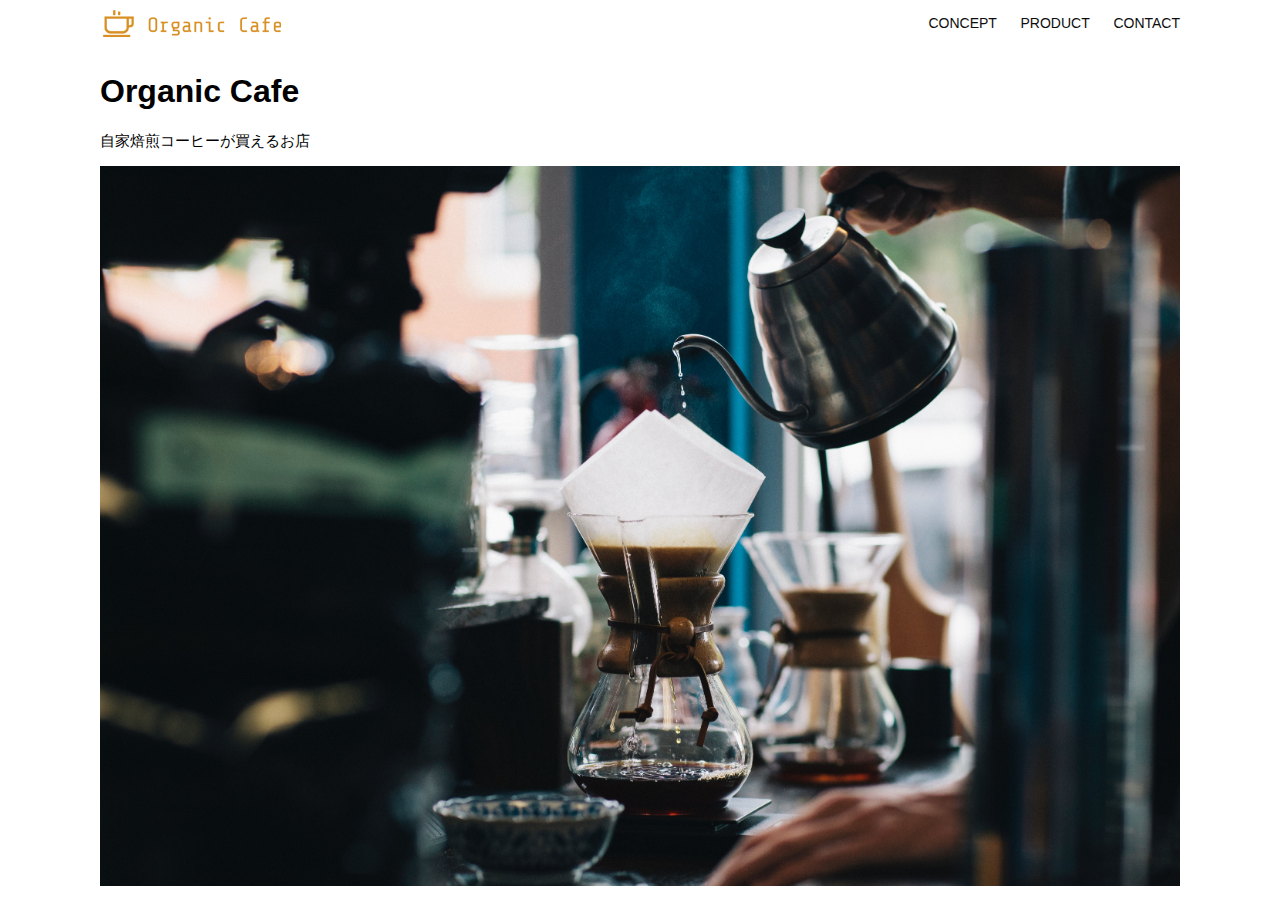
<file: html-css-kadai_013/index.html>
<!DOCTYPE html>
<html>
  <head>
    <title>Organic Cafe</title>
    <meta charset="UTF-8" />
    <meta
      name="description"
      content="自家焙煎のコーヒーがお家で楽しめるOrganic Cafe"
    />
    <meta name="viewport" content="width=device-width, initial-scale=1.0" />
    <link rel="stylesheet" href="style.css" />
  </head>
  <body>
    <!-- ヘッダー -->
    <header>
      <!-- ロゴ -->
      <a href="index.html" id="logo"
        ><img src="images/logo.png" alt="トップページに戻る"
      /></a>

      <!-- PC用ナビゲーション -->
      <nav id="nav-pc">
        <a href="index.html#concept">CONCEPT</a>
        <a href="index.html#product">PRODUCT</a>
        <a href="index.html#contact">CONTACT</a>
      </nav>
      <!-- SP用ハンバーガーメニュー -->
      <img id="menu-sp" src="images/button-menu.png" alt="ナビゲーションを開く" onclick="document.getElementById('nav-sp').style.display = 'block'">
      
      <!-- SP向けのナビゲーション -->
      <nav id="nav-sp">
        <img id="close" src="images/button-close.png" alt="ナビゲーションを閉じる" onclick="document.getElementById('nav-sp').style.display = 'none'">
        <a id="logo-sp" href="index.html" onclick="document.getElementById('nav-sp').style.display = 'none'"><img src="images/logo-sp.png" alt="トップページに戻る"></a>
        <a class="menu" href="index.html#concept" onclick="document.getElementById('nav-sp').style.display = 'none'">CONCEPT</a>
        <a class="menu" href="index.html#product" onclick="document.getElementById('nav-sp').style.display = 'none'">PRODUCT</a>
        <a class="menu" href="index.html#contact" onclick="document.getElementById('nav-sp').style.display = 'none'">CONTACT</a>
    </nav>
    </header>
    <main>
      <article>
        <!-- メインビジュアル -->
        <section id="main-visual">
          <div id="main-message">
            <h1>Organic Cafe</h1>
            <p>自家焙煎コーヒーが買えるお店</p>
          </div>
          <img
            src="images/main-image.jpg"
            alt="コーヒーをハンドドリップで淹れる画像"
          />
        </section>
      </article>
    </main>
  </body>
</html>
</file>
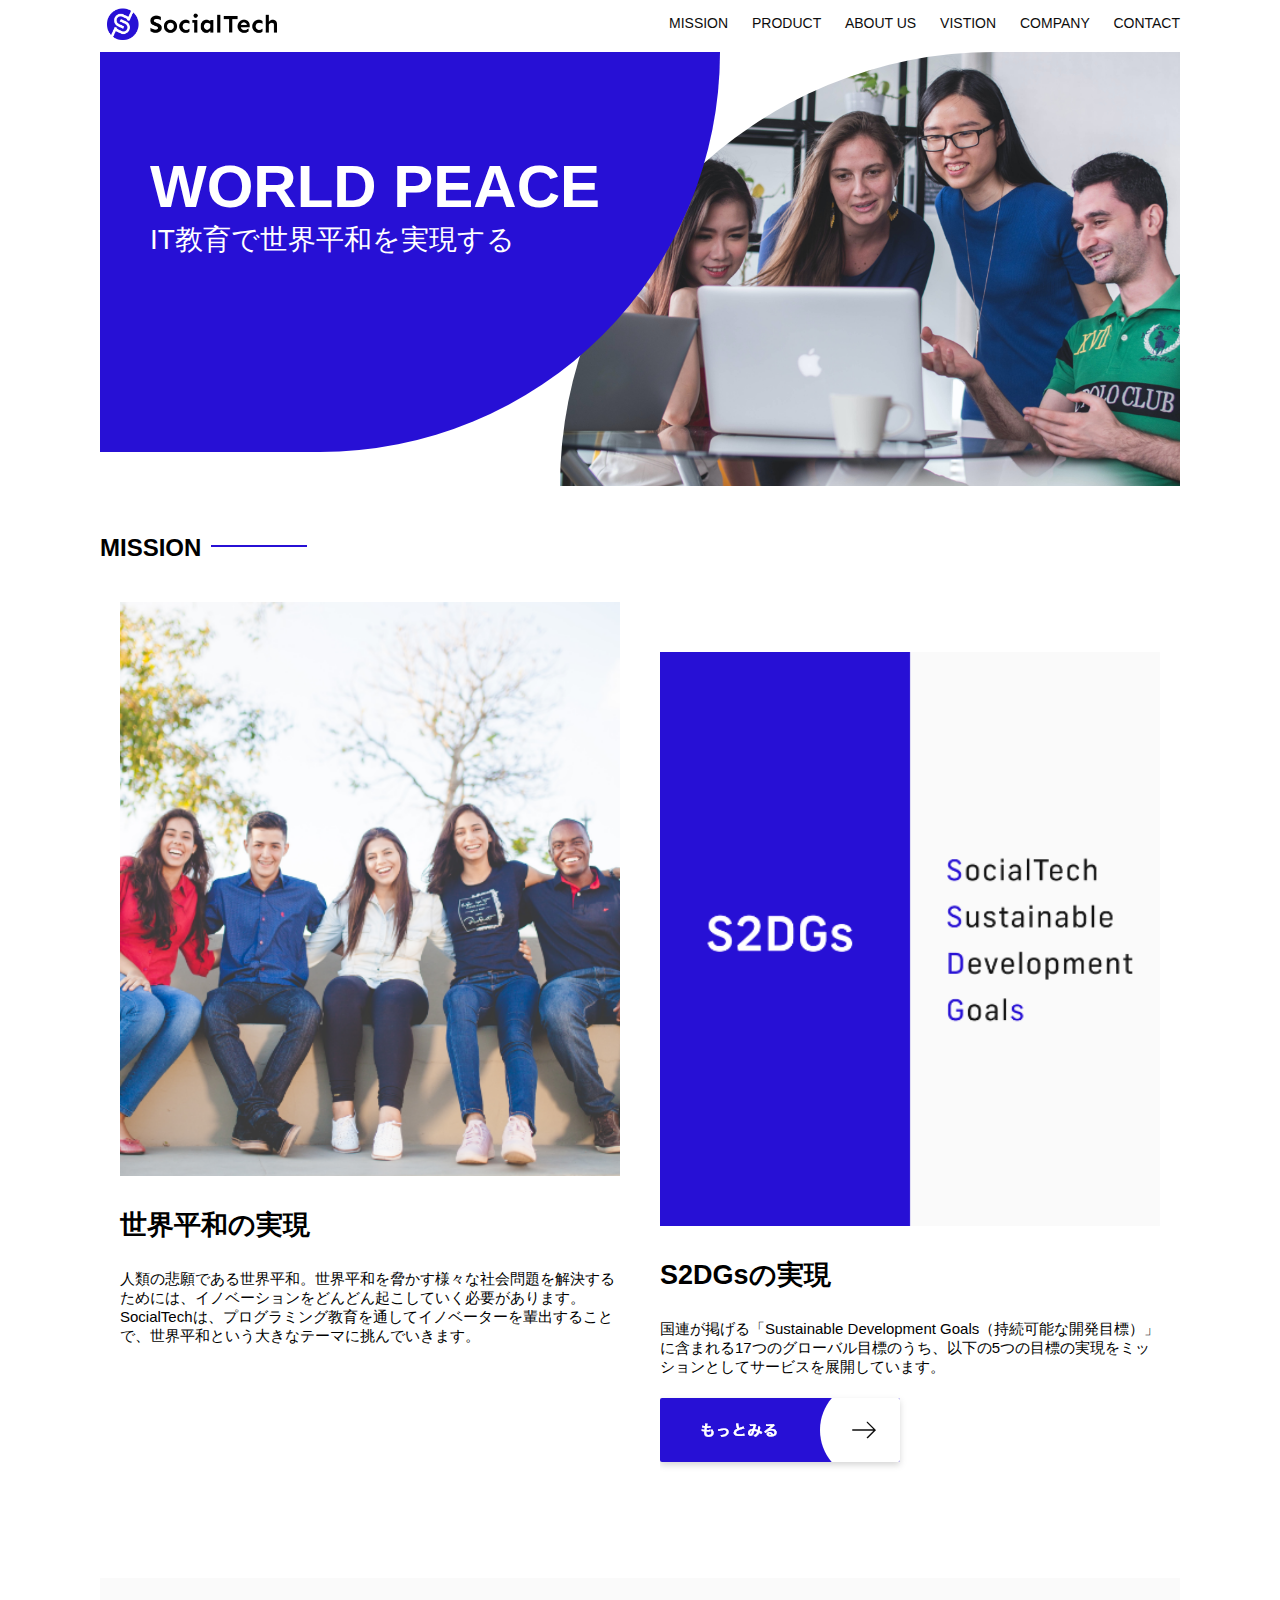
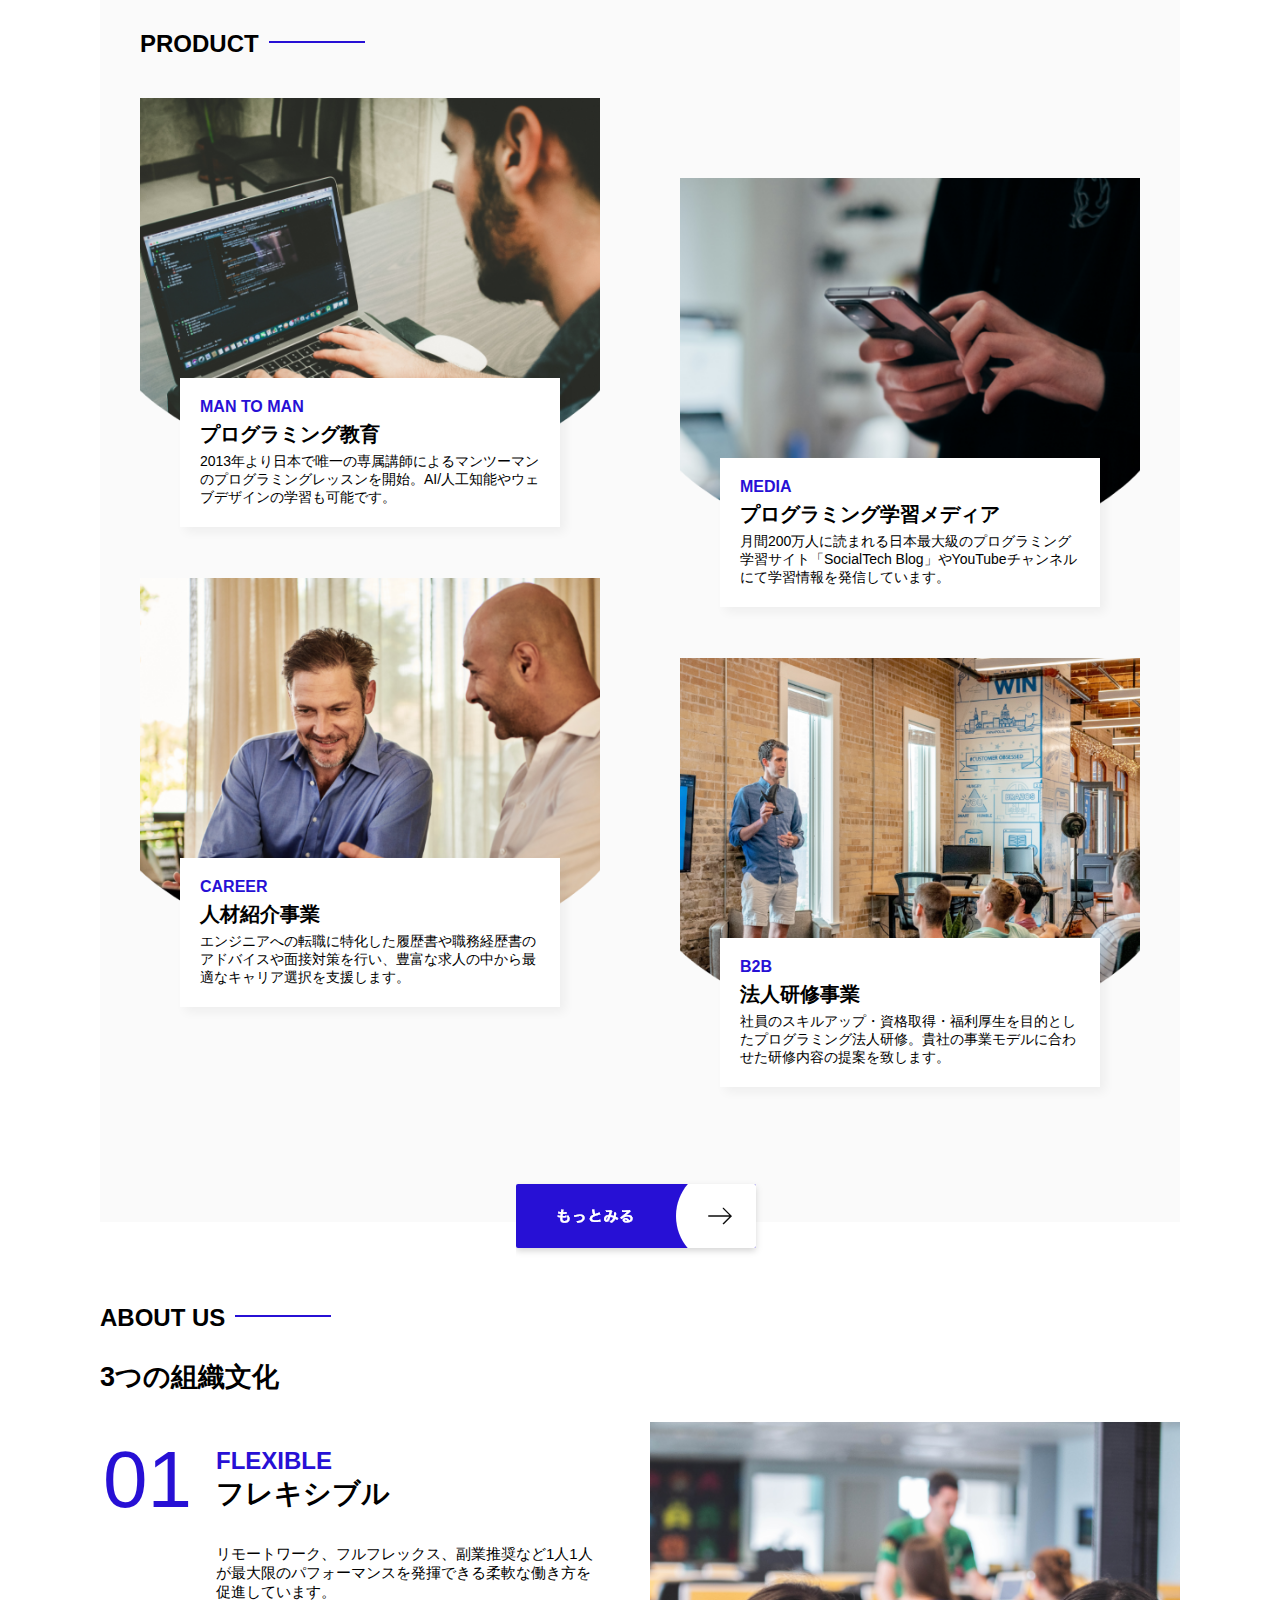
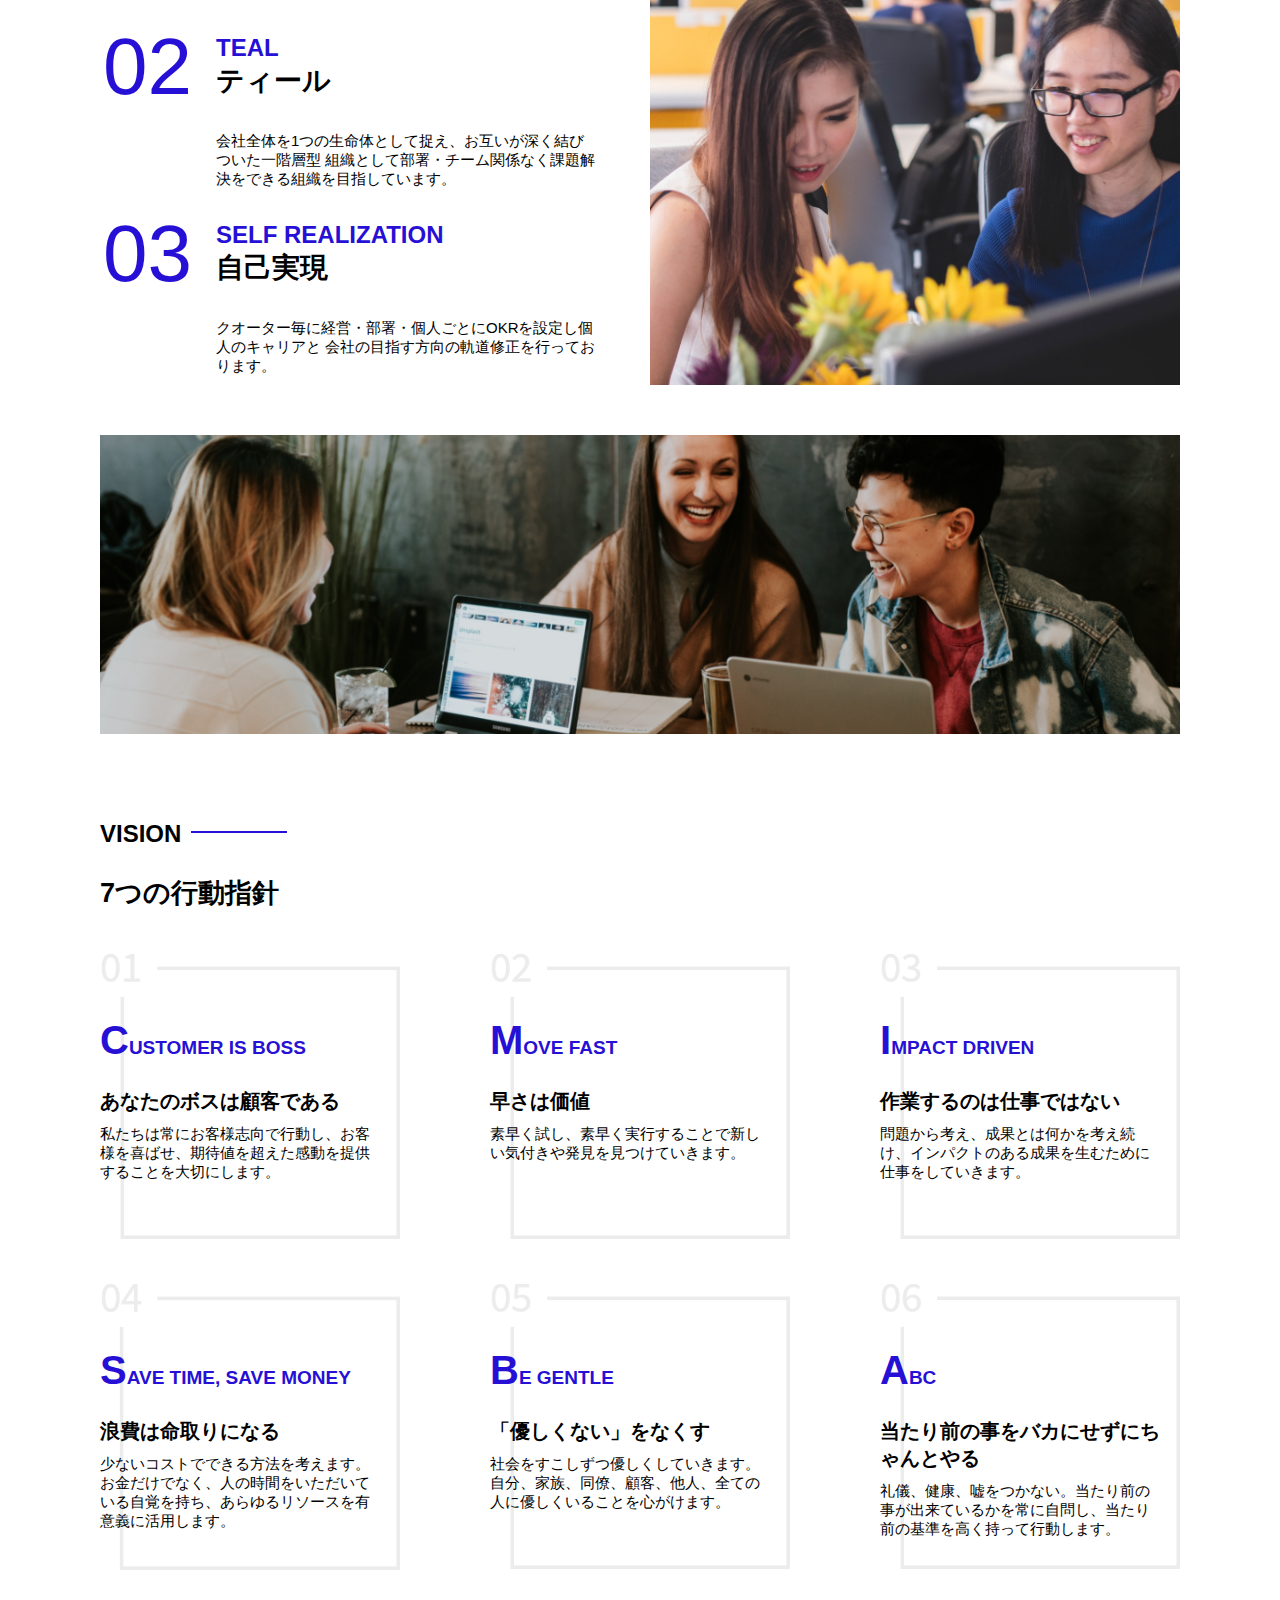
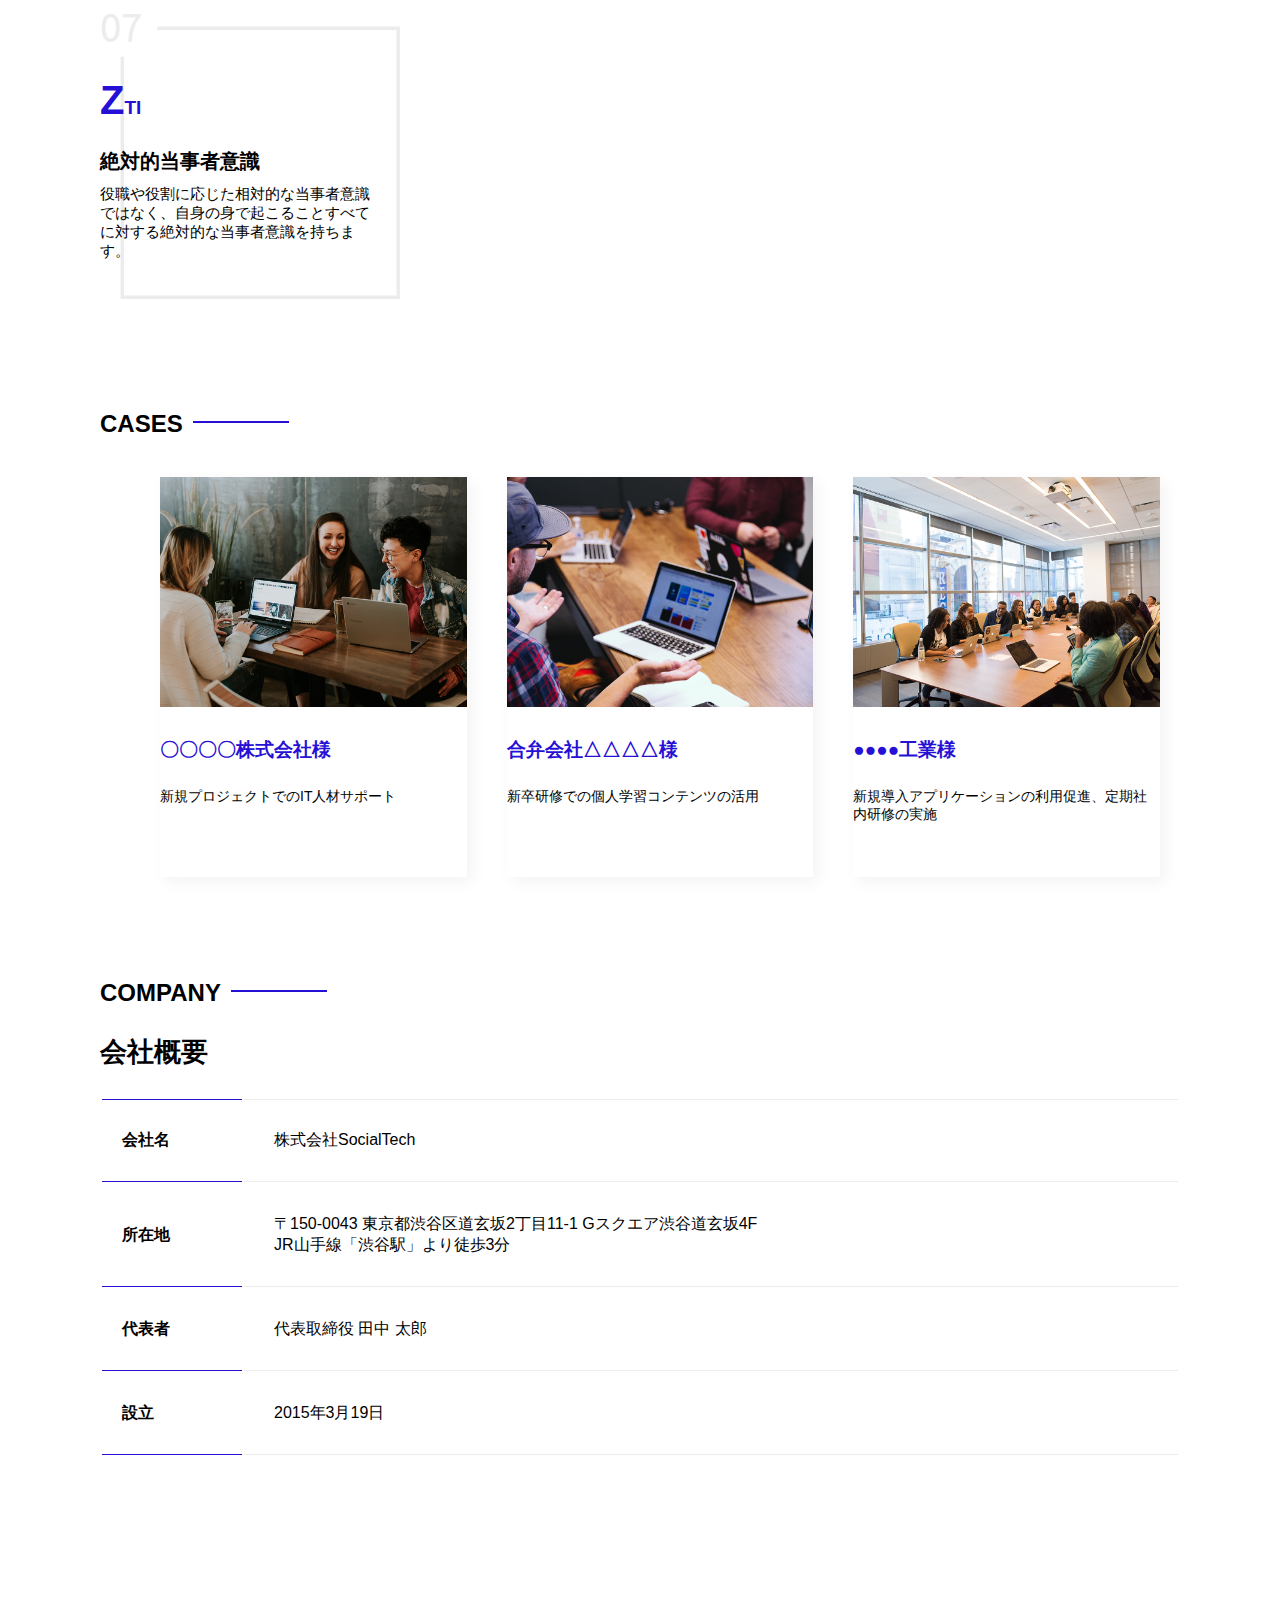
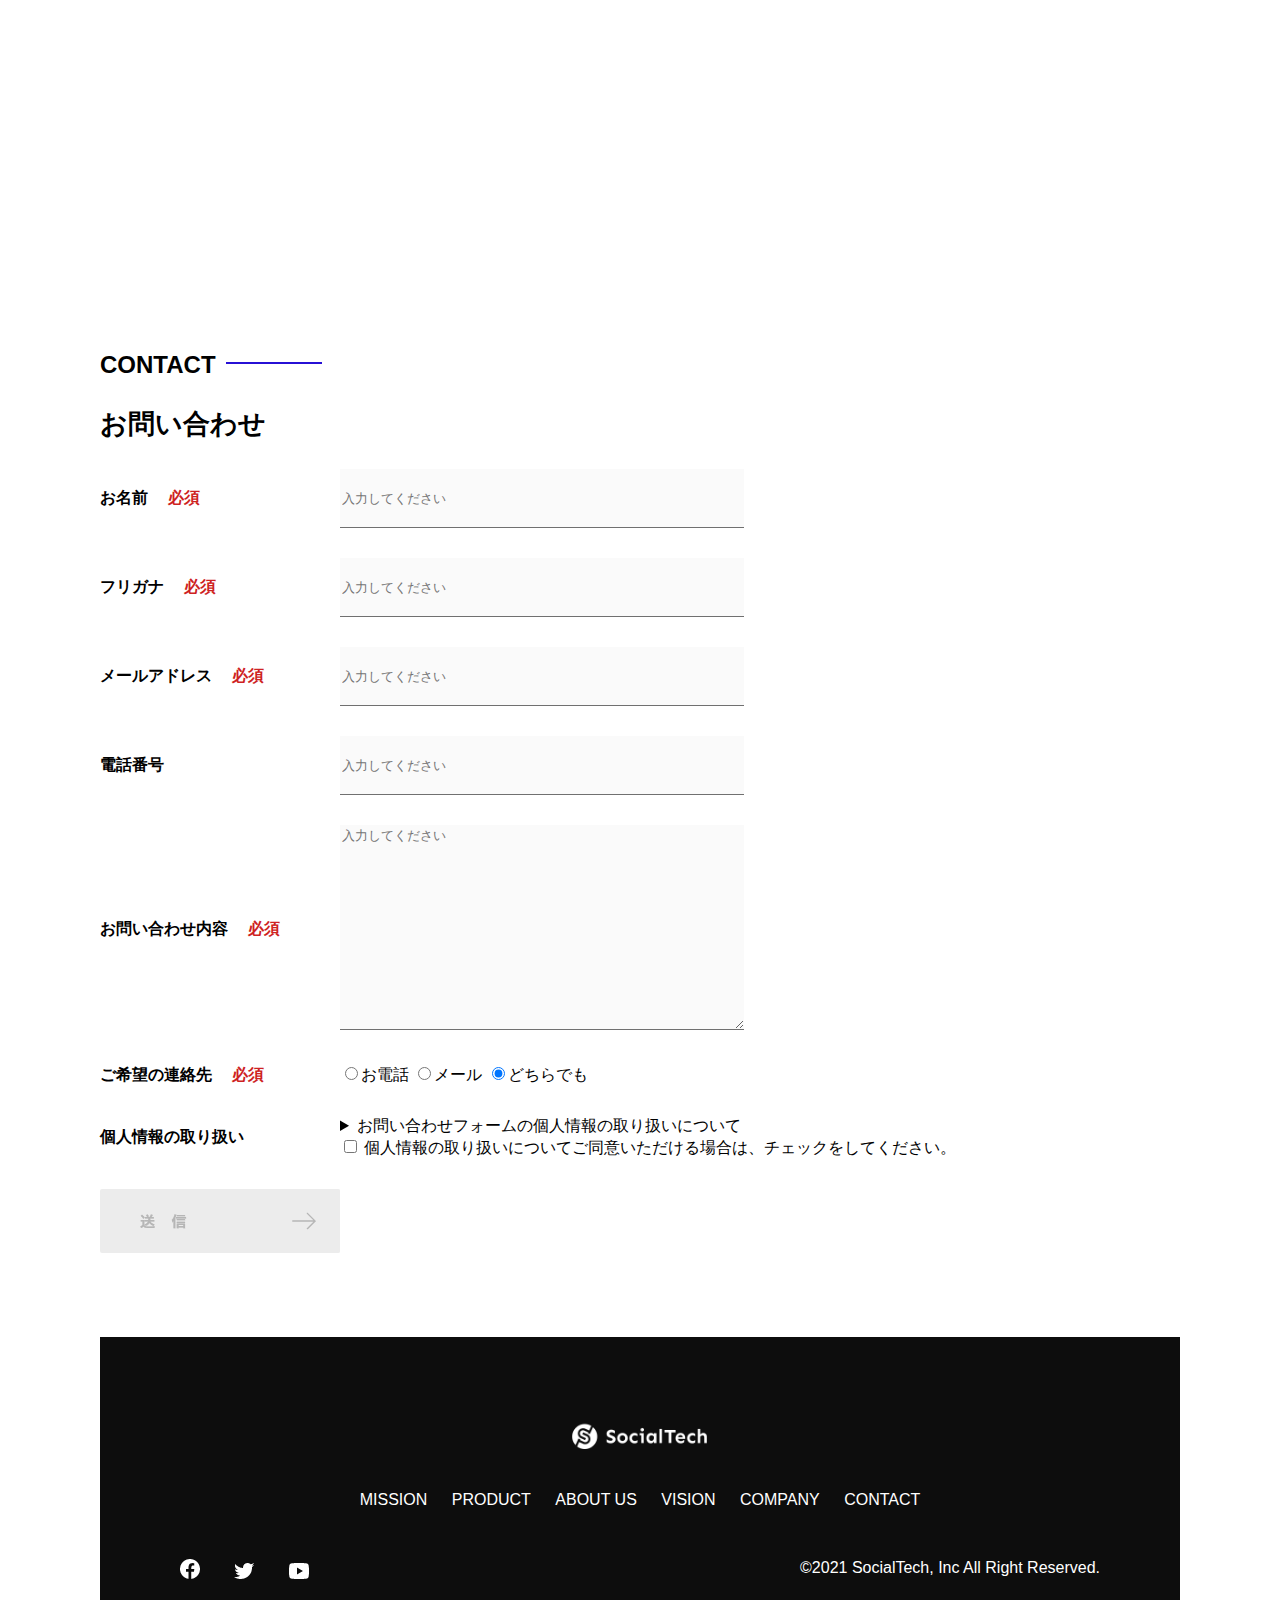
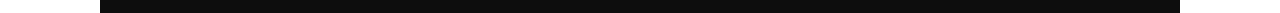
<file: kadai_tutorial_output/index.html>
<!DOCTYPE html>
<html>
    <head>
        <title>SocialTech</title>
        <meta charset="utf-8">
        <meta name="description" content="SocialTechはEdTech業界のリーディングカンパニーを目指します。">
        <meta name="viewport" content="width=device-width, initial-scale=1.0">
        <link rel="stylesheet" href="style.css">
    </head>
    <body>
        <!-- ヘッダー -->
        <header>
            <!-- ロゴ -->
            <a href="index.html" class="logo"><img src="images/logo.png" alt="トップページに戻る"></a>
            
             <!--  PC用ナビゲーション -->
             <nav id="nav-pc">
                <a href="mission.html">MISSION</a>
                <a href="product.html">PRODUCT</a>
                <a href="index.html#aboutus">ABOUT US</a>
                <a href="index.html#vision">VISTION</a>
                <a href="index.html#company">COMPANY</a>
                <a href="index.html#contact">CONTACT</a>
             </nav>
             <!-- スマホ用メニューボタン -->
             <img id="menu-sp" src="images/button-menu.png" alt="ナビゲーションを開く" onclick="document.getElementById('nav-sp').style.display = 'block'">
        
              <!-- スマホ用ナビゲーション -->
              <nav id="nav-sp">
                <img id="close" src="images/button-close.png" alt="ナビゲーションを閉じる" onclick="document.getElementById('nav-sp').style.display = 'none'">
                <a id="logo-sp" href="index.html" onclick="document.getElementById('nav-sp').style.display = 'none'"><img src="images/logo-sp.png" alt="トップページに戻る"></a>
                <a class="menu" href="mission.html" onclick="document.getElementById('nav-sp').style.display = 'none'">MISSION</a>
                <a class="menu" href="product.html" onclick="document.getElementById('nav-sp').style.display = 'none'">PRODUCT</a>
                <a class="menu" href="index.html#aboutus" onclick="document.getElementById('nav-sp').style.display = 'none'">ABOUT US</a>
                <a class="menu" href="index.html#vision" onclick="document.getElementById('nav-sp').style.display = 'none'">VISION</a>
                <a class="menu" href="index.html#company" onclick="document.getElementById('nav-sp').style.display = 'none'">COMPANY</a>
                <a class="menu" href="index.html#contact" onclick="document.getElementById('nav-sp').style.display = 'none'">CONTACT</a>
                <div id="sns">
                    <a href="https://www.facebook.com/sejuku2013"><img src="images/button-facebook.png" alt="Facebookのリンク"></a>
                    <a href="https://twitter.com/samuraijuku"><img src="images/button-twitter.png" alt="Twitterのリンク"></a>
                    <a href="https://www.youtube.com/channel/UCCFOQO5aDK0xXam4cUQXT8g"><img src="images\button-youtube.png" alt="YouTubeのリンク"></a>
                </div>
             </nav>
        </header>
        <main>
            <article>
                <!--  メインビジュアル -->
                <section id="main-visual">
                    <div id="main-message">
                        <h1>WORLD PEACE</h1>
                        <p>IT教育で世界平和を実現する</p>
                    </div>
                    <img src="images/index/index-main.png" alt="PCの周りに集まる多国籍の仲間たち">
                </section>
                <!-- ミッション -->
                <section id="mission">
                     <h2 class="index-h2">MISSION</h2>
                    <div id="mission-flex">
                        <div>
                            <img id="mission-photo" src="images/index/index-mission.png" alt="屋外のベンチで写真を撮影する多国籍の仲間たち">
                            <h3>世界平和の実現</h3>
                            <p>
                                人類の悲願である世界平和。世界平和を脅かす様々な社会問題を解決するためには、イノベーションをどんどん起こしていく必要があります。SocialTechは、プログラミング教育を通してイノベーターを輩出することで、世界平和という大きなテーマに挑んでいきます。
                            </p>
                        </div>
                        <div>
                            <img id="s2dgs" src="images/index/s2dgs.png" alt="SDGs">
                            <h3>S2DGsの実現</h3>
                            <p>国連が掲げる「Sustainable Development Goals（持続可能な開発目標）」に含まれる17つのグローバル目標のうち、以下の5つの目標の実現をミッションとしてサービスを展開しています。</p>
                            <a href="mission.html">
                                <img src="images/button-more.png" alt="もっとみる">
                            </a>
                        </div>
                    </div>
                </section>
                <!-- プロダクト -->
                <section id="product">
                    <h2 class="index-h2">PRODUCT</h2>
                    <div>
                        <div id="product-left">
                            <div>
                                <img class="product-photo" src="images/index/index-mantoman.png" alt="PCでコードを書く男性">
                                <div class="product-explain">
                                    <span>MAN TO MAN</span>
                                    <h3>プログラミング教育</h3>
                                    <p>2013年より日本で唯一の専属講師によるマンツーマンのプログラミングレッスンを開始。AI/人工知能やウェブデザインの学習も可能です。</p>
                                </div>
                            </div>
                            <div>
                                <img class="product-photo" src="images/index/index-career.png" alt="笑顔で話し合う2人の男性">
                                <div class="product-explain">
                                    <span>CAREER</span>
                                    <h3>人材紹介事業</h3>
                                    <p>エンジニアへの転職に特化した履歴書や職務経歴書のアドバイスや面接対策を行い、豊富な求人の中から最適なキャリア選択を支援します。</p>
                                </div>
                            </div>
                        </div>    
                        <div id="product-right">
                            <div>
                                <img class="product-photo" src="images/index/index-media.png" alt="スマートフォンを操作する人">
                                <div class="product-explain">
                                    <span>MEDIA</span>
                                    <h3>プログラミング学習メディア</h3>
                                    <p>月間200万人に読まれる日本最大級のプログラミング学習サイト「SocialTech Blog」やYouTubeチャンネルにて学習情報を発信しています。</p>                               
                                </div>
                                </div>
                            <div>
                                <img class="product-photo" src="images/index/index-b2b.png" alt="講演中の男性とそれを聴く人々">
                                <div class="product-explain">
                                  <span>B2B</span>
                                  <h3>法人研修事業</h3>
                                  <p>社員のスキルアップ・資格取得・福利厚生を目的としたプログラミング法人研修。貴社の事業モデルに合わせた研修内容の提案を致します。</p>
                                </div>
                            </div> 
                        </div>
                    </div>
                        <div>
                            <a id="product-more" href="product.html">
                                <img src="images/button-more.png" alt="もっとみる">
                            </a>
                        </div>
                </section>
                 <!---ABOUT US-->
                 <section id="aboutus">
                    <h2 class="index-h2">ABOUT US</h2>
                    <h3>3つの組織文化</h3>
                    <div>
                        <table class="culture-table">
                            <tr>
                                <td>
                                    <span class="culture-num">01</span>
                                </td>
                                <td>
                                    <span class="culture-en">FLEXIBLE</span>
                                    <span class="culture-jp">フレキシブル</span>
                                </td>
                            </tr>
                            <tr>
                                <td>
                                     <!--空のセル-->
                                </td>
                                <td>
                                    <p class="culture-description">
                                        リモートワーク、フルフレックス、副業推奨など1人1人が最大限のパフォーマンスを発揮できる柔軟な働き方を促進しています。
                                    </p>
                                </td>
                            </tr>
                            <tr>
                                <td>
                                    <span class="culture-num">02</span>
                                </td>
                                <td>
                                    <span class="culture-en">TEAL</span>
                                    <span class="culture-jp">ティール</span>
                                </td>
                            </tr>
                            <tr>
                                <td>
                                     <!--空のセル-->
                                </td>
                                <td>
                                    <p class="culture-description">
                                        会社全体を1つの生命体として捉え、お互いが深く結びついた一階層型
                                        組織として部署・チーム関係なく課題解決をできる組織を目指しています。
                                    </p>
                                </td>
                            </tr>
                            <tr>
                                <td>
                                    <span class="culture-num">03</span>
                                </td>
                                <td>
                                    <span class="culture-en">SELF REALIZATION</span>
                                    <span class="culture-jp">自己実現</span>
                                </td>
                            </tr>
                            <tr>
                                <td>
                                     <!--空のセル-->
                                </td>
                                <td>
                                    <p class="culture-description">
                                        クオーター毎に経営・部署・個人ごとにOKRを設定し個人のキャリアと
                                        会社の目指す方向の軌道修正を行っております。
                                    </p>
                                </td>
                            </tr>
                        </table>
                        <img class="culture-img" src="images/index/index-aboutus1.png" alt="笑顔で話し合う2人の女性">
                    </div>
                        <img class="culture-img2" src="images/index/index-aboutus2.png" alt="笑顔で話し合う3人の男女">
                 </section>
                  <!-- VISION -->
                  <section id="vision">
                    <h2 class="index-h2">VISION</h2>
                    <h3>7つの行動指針</h3>
                    <div>
                        <div class="vision-box">
                            <img src="images/index/vision-01.png" alt="01">
                            <span>
                                <h4>CUSTOMER IS BOSS</h4>
                                <h5>あなたのボスは顧客である</h5>
                                <p>私たちは常にお客様志向で行動し、お客様を喜ばせ、期待値を超えた感動を提供することを大切にします。</p>
                            </span>
                        </div>
                        <div class="vision-box">
                            <img src="images/index/vision-02.png" alt="02">
                            <span>
                                <h4>MOVE FAST</h4>
                                <h5>早さは価値</h5>
                                <p>素早く試し、素早く実行することで新しい気付きや発見を見つけていきます。</p>
                            </span>
                        </div>
                        <div class="vision-box">
                            <img src="images/index/vision-03.png" alt="03">
                            <span>
                                <h4>IMPACT DRIVEN</h4>
                                <h5>作業するのは仕事ではない</h5>
                                <p>問題から考え、成果とは何かを考え続け、インパクトのある成果を生むために仕事をしていきます。</p>
                            </span>
                        </div>
                        <div class="vision-box">
                            <img src="images/index/vision-04.png" alt="04">
                            <span>
                                <h4>SAVE TIME, SAVE MONEY</h4>
                                <h5>浪費は命取りになる</h5>
                                <p>少ないコストでできる方法を考えます。お金だけでなく、人の時間をいただいている自覚を持ち、あらゆるリソースを有意義に活用します。</p>
                            </span>
                        </div>
                        <div class="vision-box">
                            <img src="images/index/vision-05.png" alt="05">
                            <span>
                                <h4>BE GENTLE</h4>
                                <h5>「優しくない」をなくす</h5>
                                <p>社会をすこしずつ優しくしていきます。自分、家族、同僚、顧客、他人、全ての人に優しくいることを心がけます。</p>
                            </span>
                        </div>
                        <div class="vision-box">
                            <img src="images/index/vision-06.png" alt="06">
                            <span>
                                <h4>ABC</h4>
                                <h5>当たり前の事をバカにせずにちゃんとやる</h5>
                                <p>礼儀、健康、嘘をつかない。当たり前の事が出来ているかを常に自問し、当たり前の基準を高く持って行動します。</p>
                            </span>
                        </div>
                        <div class="vision-box">
                            <img src="images/index/vision-07.png" alt="07">
                            <span>
                                <h4>ZTI</h4>
                                <h5>絶対的当事者意識</h5>
                                <p>役職や役割に応じた相対的な当事者意識ではなく、自身の身で起こることすべてに対する絶対的な当事者意識を持ちます。</p>
                            </span>
                        </div>
                    </div>
                  </section>
                  <!-- 導入企業 -->
                  <section id="cases">
                    <h2 class="index-h2">CASES</h2>
                    <ul>
                        <li class="case-card">
                            <img class="case-img" src="images/index/case-1.png" alt="仲良く語り合う3人">
                            <div class="case-info">
                                <h4 class="case-name">〇〇〇〇株式会社様</h4>
                                <p class="case-content">新規プロジェクトでのIT人材サポート</p>
                            </div>
                        </li>
                        <li class="case-card">
                            <img class="case-img" src="images/index/case-2.png" alt="仲良く語り合う3人">
                            <div class="case-info">
                                <h4 class="case-name">合弁会社△△△△様</h4>
                                <p class="case-content">新卒研修での個人学習コンテンツの活用</p>
                        </li>
                        <li class="case-card">
                            <img class="case-img" src="images/index/case-3.png" alt="仲良く語り合う3人">
                            <div class="case-info">
                                <h4 class="case-name">●●●●工業様</h4>
                                <p class="case-content">新規導入アプリケーションの利用促進、定期社内研修の実施</p>
                        </li>
                    </ul>
                  </section>
                  <!-- 会社概要 -->
                  <section id="company">
                    <h2 class="index-h2">COMPANY</h2>
                    <h3>会社概要</h3>
                    <table id="company-table">
                        <tr>
                            <th class="tableheader-first">会社名</th>
                            <td class="cell-first">株式会社SocialTech</td>
                        </tr>
                        <tr>
                            <th class="tableheader">所在地</th>
                            <td class="cell">〒150-0043 東京都渋谷区道玄坂2丁目11-1 Gスクエア渋谷道玄坂4F<br>JR山手線「渋谷駅」より徒歩3分</td>
                        </tr>
                        <tr>
                            <th class="tableheader">代表者</th>
                            <td class="cell">代表取締役 田中 太郎</td>
                        </tr>
                        <tr>
                            <th class="tableheader">設立</th>
                            <td class="cell">2015年3月19日</td>
                        </tr>

                    </table>
                    <iframe
                        src="https://www.google.com/maps/embed?pb=!1m18!1m12!1m3!1d3241.7759547939427!2d139.6936157762574!3d35.657891231255!2m3!1f0!2f0!3f0!3m2!1i1024!2i768!4f13.1!3m3!1m2!1s0x60188b55ffeee63f%3A0x73330361de4fb84f!2z44CSMTUwLTAwNDMg5p2x5Lqs6YO95riL6LC35Yy66YGT546E5Z2C77yS5LiB55uu77yR77yR4oiSMSBHIDRm!5e0!3m2!1sja!2sjp!4v1698282385319!5m2!1sja!2sjp"
                        style="border: 0;" allowfullscreen=""loading="lazy">
                    </iframe>
                  </section>
                  <section id="contact">
                    <h2 class="index-h2">CONTACT</h2>
                    <h3>お問い合わせ</h3>
                    <!-- STATIC FORMSのフォームタグ -->
                    <form action="https://api.staticforms.xyz/submit" method="post">
                        <input type="text" name="honeypot" style="display:none">
                         <!-- STATIC FORMSのアクセスキー -->
                        <input type="hidden" name="accessKey" value="ecd7e229-cd4d-4254-9c8c-a4aaf0bbb8a8">
                         <!--メールのタイトル-->
                        <input type="hidden" name="subject" value="Webサイトからお問い合わせがありました" />
                         <!--送信先のメールアドレスをvalueに設定する-->
                        <input type="hidden" name="replyTo" value="serina.chappy@icloud.com">
                         <!--redirectToのURLは公開後のURLへリンクする-->
                        <input type="hidden" name="redirectTo" value="">
                        <div>
                            <div class="contact-heading">
                                <label class="contact-label">お名前<span class="contact-span">必須</span></label>
                            </div>
                            <div>
                                <input type="text" name="name" placeholder="入力してください" class="contact-textbox">
                            </div>
                        </div>
                        <div>
                            <div class="contact-heading">
                                <label class="contact-label">フリガナ<span class="contact-span">必須</span></label>
                            </div>
                            <div>
                                <input type="text" name="hiragana" placeholder="入力してください" class="contact-textbox">
                            </div>
                        </div>
                        <div>
                            <div class="contact-heading">
                                <label class="contact-label">メールアドレス<span class="contact-span">必須</span></label>
                            </div>
                            <div>
                                <input type="text" name="email" placeholder="入力してください" class="contact-textbox">
                            </div>
                        </div>
                        <div>
                            <div class="contact-heading">
                                <label class="contact-label">電話番号</label>
                            </div>
                            <div>
                                <input type="text" name="tel" placeholder="入力してください" class="contact-textbox">
                            </div>
                        </div>
                        <div>
                            <div class="contact-heading">
                                <label class="contact-label">お問い合わせ内容<span class="contact-span">必須</span></label>
                            </div>
                            <div>
                                <textarea class="contact-textarea" placeholder="入力してください" name="message"></textarea>
                            </div>
                        </div>
                        <div>
                            <div class="contact-heading">
                                <label class="contact-label">ご希望の連絡先<span class="contact-span">必須</span></label>
                            </div>
                            <div>
                                <input class="radiobutton" type="radio" value="tel" name="contact" checked><label>お電話</label>
                                <input class="radiobutton" type="radio" value="mail" name="contact" checked><label>メール</label>
                                <input class="radiobutton" type="radio" value="both" name="contact" checked><label>どちらでも</label>
                            </div>
                        </div>
                        <div>
                            <div class="contact-heading">
                                <label class="contact-label">個人情報の取り扱い</label>
                            </div>
                            <div>
                                <details>
                                    <summary>お問い合わせフォームの個人情報の取り扱いについて</summary>
                                    <div>
                                        <span>１．組織の名称又は氏名</span><br>
                                        株式会社SocialTech<br><br>
                                        <span>２．個人情報保護管理者（若しくはその代理人）の氏名又は職名、所属及び連絡先
                                            鈴木 一郎 コーポレート部</span><br>
                                            メールアドレス：support@socialtech.net<br>
                                            TEL：03-xxxx-xxxx<br>
                                            <span>３．個人情報の利用目的</span><br>
                                            ・本サービス及び本サービスに関連する情報の提供又はそれらに関する連絡のため<br>
                                            ・ユーザーの本人確認のため<br>
                                            ・当社サービスのご案内のため<br>
                                            ・当社の商品等の広告または宣伝（電子メールによるものを含むものとします。）<br><br>
                                            <span>４．個人情報の取り扱い業務の委託</span><br>
                                            個人情報の取扱業務の全部または一部を外部に業務委託する場合があります。<br>
                                            その際、弊社は、個人情報を適切に保護できる管理体制を敷き実行していることを条件として<br>
                                            委託先を厳選したうえで、機密保持契約を委託先と締結し、お客様の個人情報を厳密に管理させます。<br><br>
                                            <span>５．個人情報の開示等の請求</span><br>
                                            お客様は、弊社に対してご自身の個人情報の開示等（利用目的の通知、開示、内容の訂正・追加・削除、利用の停止または消去、第三者への提供の停止）に関して、当社問合わせ窓口に申し出ることができます。<br>
                                            その際、弊社はお客様ご本人を確認させていただいたうえで、合理的な期間内に対応いたします。<br><br>
                                            なお、個人情報に関する弊社問合わせ先は、次の通りです。<br><br>
                                            株式会社SocialTech　個人情報問合せ窓口<br>
                                            〒150-0043　東京都渋谷区道玄坂2丁目11-1 Ｇスクエア渋谷道玄坂 4F<br>
                                            メールアドレス：support@socialtech.net　TEL：03-xxxx-xxxx<br><br>
                                            <span>６．個人情報を提供されることの任意性について</span><br><br>
                                            お客様がご自身の個人情報を弊社に提供されるか否かは、お客様のご判断によりますが、もしご提供されない場合には、適切なサービスが提供できない場合がありますので予めご了承ください。
                                    </div>
                                </details>
                                <input type="checkbox" name="agree">
                                <span>個人情報の取り扱いについてご同意いただける場合は、チェックをしてください。</span>
                            </div>
                        </div>
                            <input type="image" src="images\button-submit.png" alt="送信する">
                    </form>
                  </section>
            </article>
        </main>
        <footer>
            <div id="footer-logo">
                <a href="index.html" class="logo"><img src="images/logo-sp.png" alt="トップページに戻る"></a>
            </div>
            <div id="footer-link">
                <a href="mission.html">MISSION</a>
                <a href="product.html">PRODUCT</a>
                <a href="index.html#aboutus">ABOUT US</a>
                <a href="index.html#vision">VISION</a>
                <a href="index.html#company">COMPANY</a>
                <a href="index.html#contact">CONTACT</a>
            </div>
            <div id="sns-footer">
                <a href="https://www.facebook.com/sejuku2013"><img src="images/button-facebook.png" alt="Facebookのリンク"></a>
                <a href="https://twitter.com/samuraijuku"><img src="images/button-twitter.png" alt="Twitterのリンク"></a>
                <a href="https://www.youtube.com/channel/UCCFOQO5aDK0xXam4cUQXT8g"><img src="images/button-youtube.png" alt="YouTubeのリンク"></a>
                <span id="copyright">&copy;2021 SocialTech, Inc All Right Reserved. </span>
            </div>
        </footer>
    </body>
</html>
</file>
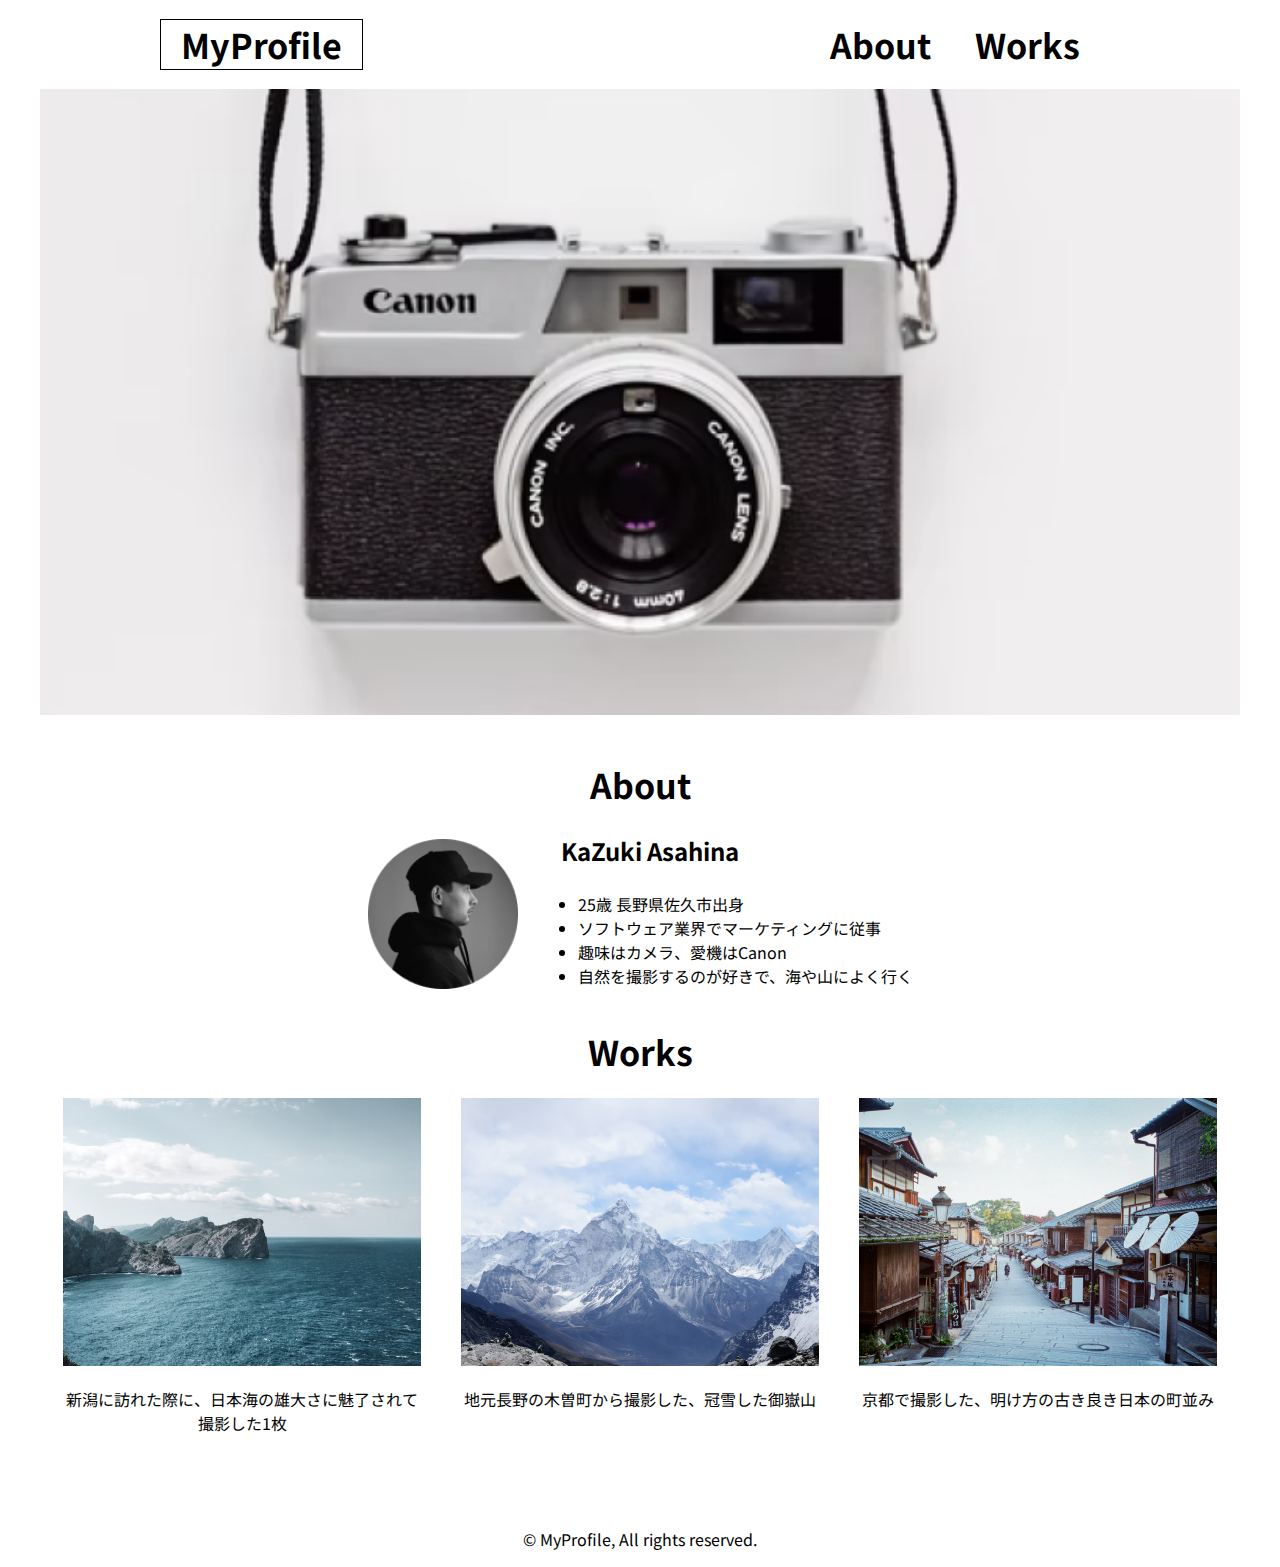
<file: myprofile/index.html>
<!DOCTYPE html>
<html>
    <head>
        <title>My Profile</title>
        <meta charset="utf-8">
        <meta name="description" content="デザインカンプ">
        <meta name="viewport" content="width=device-width, initial-scale=1.0">
        <link rel="stylesheet" href="style.css">
        <link rel="preconnect" href="https://fonts.googleapis.com">
        <link rel="preconnect" href="https://fonts.gstatic.com" crossorigin>
        <link href="https://fonts.googleapis.com/css2?family=Noto+Sans+JP&display=swap" rel="stylesheet">  
    </head>
    <body>
        <header>
            <nav>
                <div>
                    <a href="index.html" class="home">MyProfile</a>
                </div>
                <div class="menu">
                    <a href="index.html#about">About</a>
                    <a href="index.html#works">Works</a>
                </div>
            </nav>
        </header>
        <main>
            <article>
                <!-- メインビジュアル -->
                <div>
                    <img id="mainvisual" src="images/MainVisual.png" alt="カメラ">
                </div>
                <!-- About -->
                <h1 id="about">About</h1>
                <section class="about">
                    <img class="profile" src="images/Ellipse 1.png" alt="KaZuki Asahina">
                    <div class="contents">
                        <p id="name">KaZuki Asahina</p>
                        <ul>
                            <li>25歳 長野県佐久市出身</li>
                            <li>ソフトウェア業界でマーケティングに従事</li>
                            <li>趣味はカメラ、愛機はCanon</li>
                            <li>自然を撮影するのが好きで、海や山によく行く</li>
                        </ul>
                    </div>
                </section>
                <!-- Works -->
                <h1 id="works">Works</h1>
                <section>
                    <div class="works">
                        <div class="item">
                            <img src="images/works1.png" alt="新潟県からの日本海">
                            <p>新潟に訪れた際に、日本海の雄大さに魅了されて撮影した1枚</p>
                        </div>
                        <div class="item-center">
                            <img src="images/works2.png" alt="長野県の冠雪した御嶽山">
                            <p>地元長野の木曽町から撮影した、冠雪した御嶽山</p>
                        </div>    
                        <div class="item">
                                <img src="images/works3.png" alt="京都の街並み">
                            <p>京都で撮影した、明け方の古き良き日本の町並み</p>
                        </div>
                    </div>
                </section>
            </article>
        </main>
        <footer>
            <p id="copyright">&copy; MyProfile, All rights reserved.</p>
        </footer>
    </body>
</html>
</file>
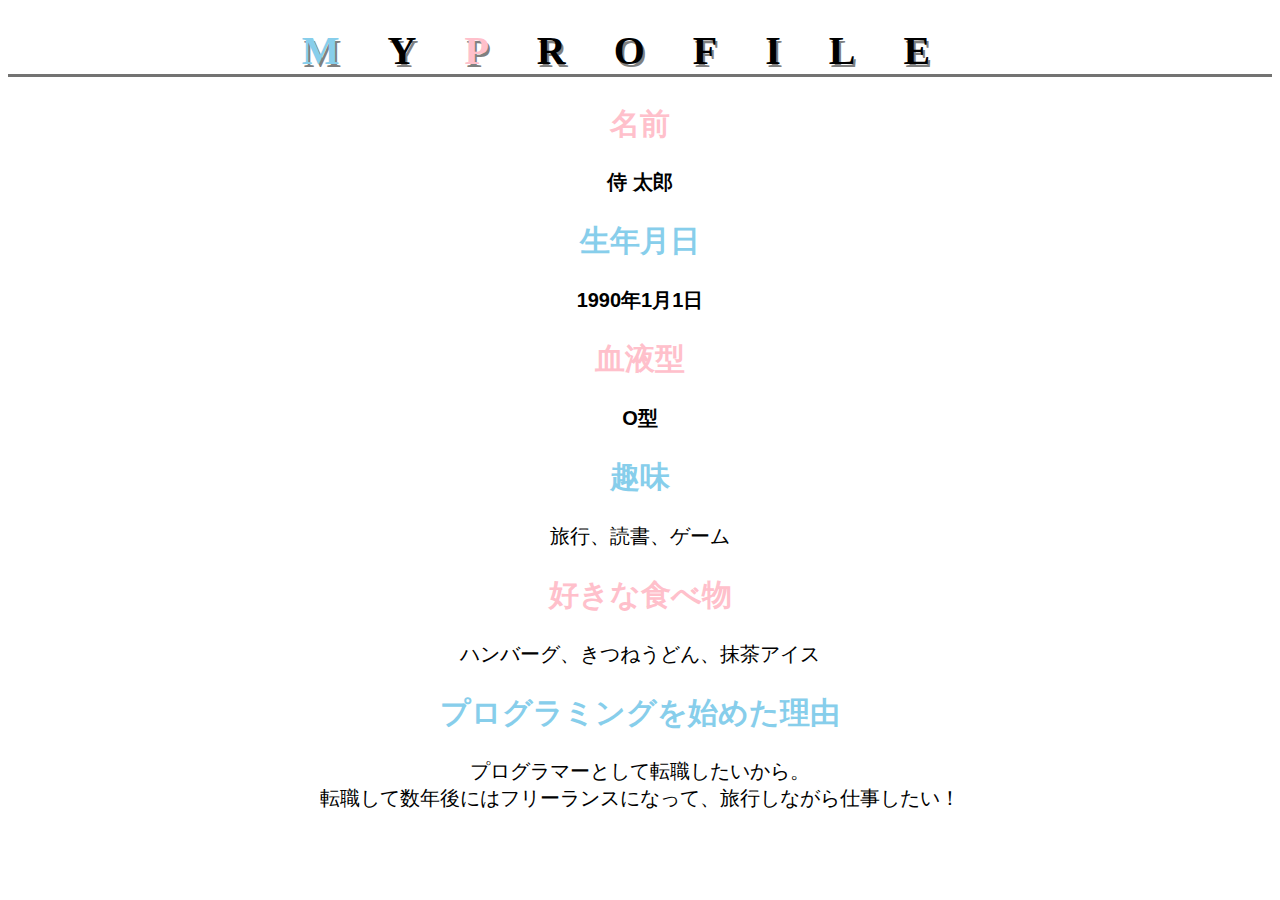
<file: kadai_014/kadai_014.html>
<!DOCTYPE html>
<html>
<head>
    <meta charset="utf-8">
    <link rel="stylesheet" href="style.css">
</head>
<body>
    <h1><span class="color-word1">M</span>Y<span class="color-word2">P</span>ROFILE</h1>
  <div id="basic">
    <h2 class="color-word2">名前</h2>
    <p>侍  太郎</p>
    <h2 class="color-word1">生年月日</h2>
    <p>1990年1月1日</p>
    <h2 class="color-word2">血液型</h2>
    <p>O型</p>
  </div>
    <h2 class="color-word1">趣味</h2>
    <p>旅行、読書、ゲーム</p>
    <h2 class="color-word2">好きな食べ物</h2>
    <p>ハンバーグ、きつねうどん、抹茶アイス</p>
    <h2 class="color-word1">プログラミングを始めた理由</h2>
    <p>プログラマーとして転職したいから。<br>転職して数年後にはフリーランスになって、旅行しながら仕事したい！</p>
  
</body>
</html>
</file>
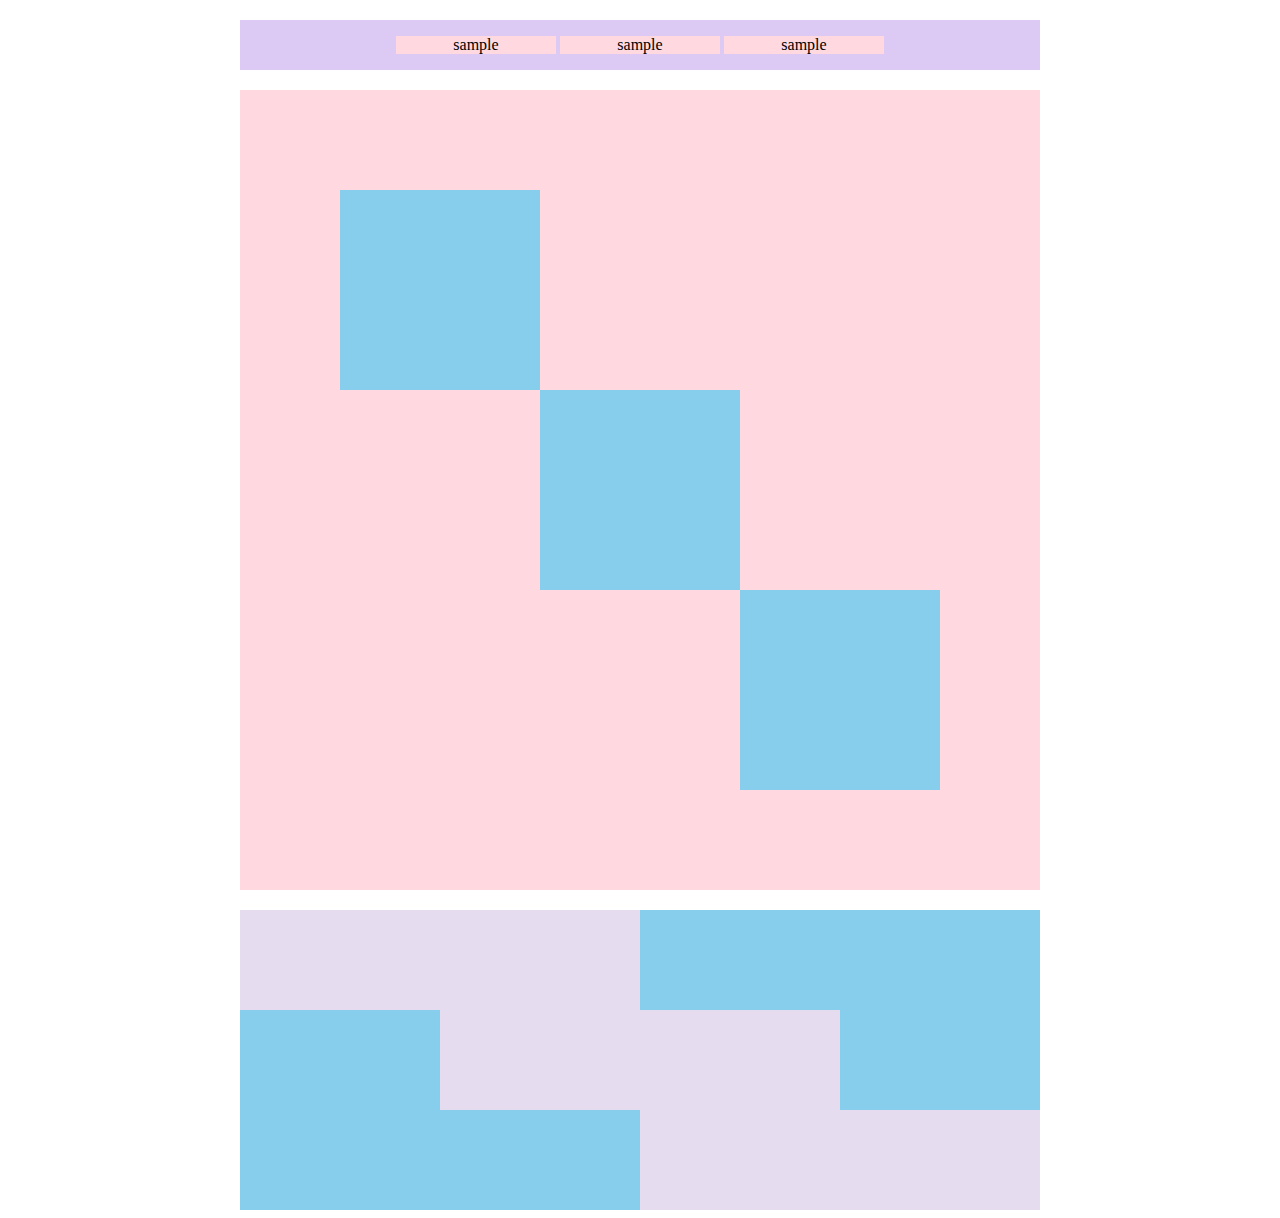
<file: kadai_018/kadai_018.html>
<!DOCTYPE html>
<html>
<head>
    <title>18章課題</title>
    <mete name=""description" content="このページは18章の課題です。">
    <meta charset="utf-8">
    <link rel="stylesheet" href="style.css">
</head>

<body>
    <div id="top">
        <p class="top-child">sample</p>
        <p class="top-child">sample</p>
        <p class="top-child">sample</p>
    </div>
    <div id="middle">
        <div id="middle-child01"></div>
        <div id="middle-child02"></div>
        <div id="middle-child03"></div>
    </div>
    <div id="bottom">
        <div id="bottom-child01"></div>
        <div id="bottom-child02"></div>
        <div id="bottom-child03"></div>
    </div>
</body>
</html>
</file>
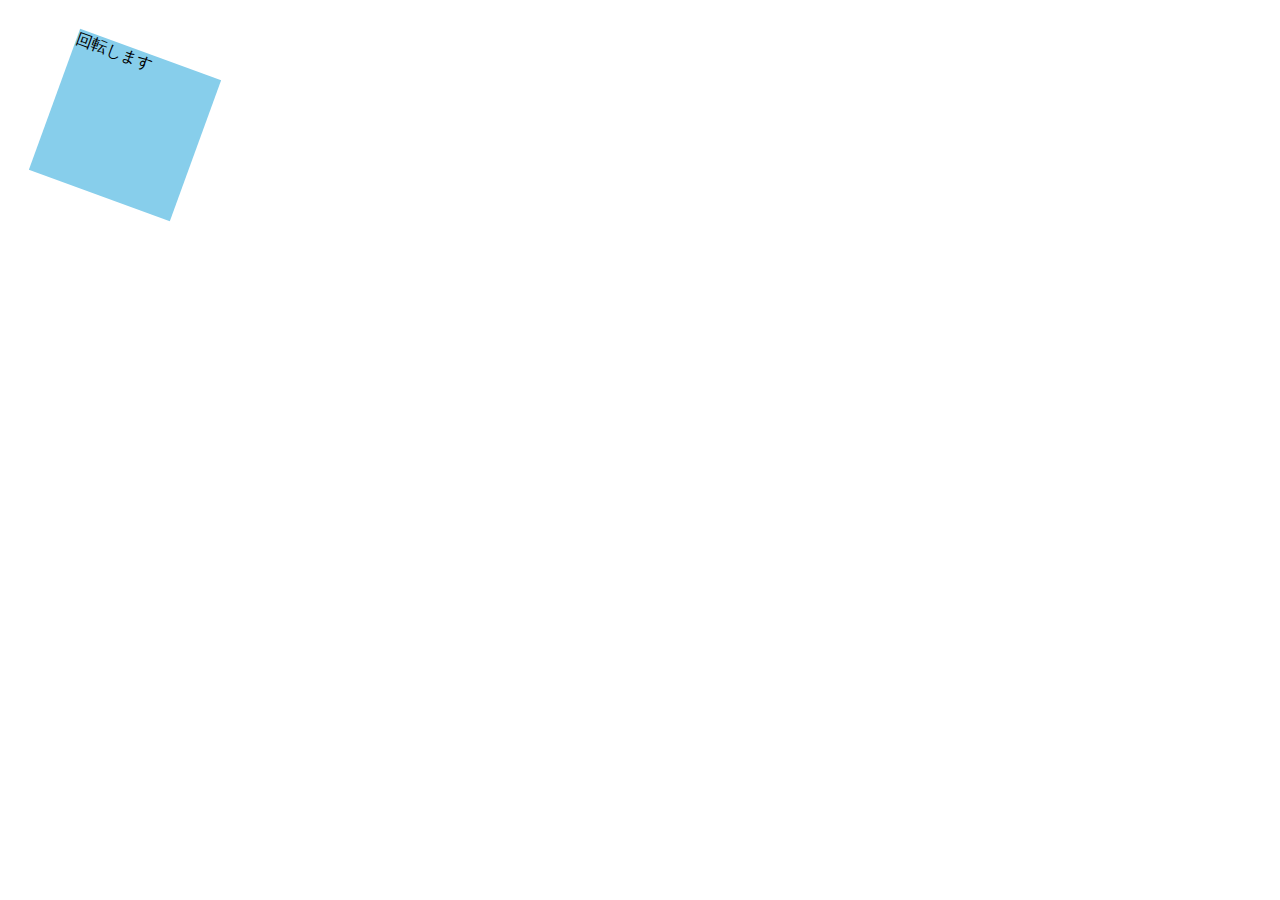
<file: kadai_mdn_css/mdn.html>
<!DOCTYPE html>
<html>
<head>
    <style>
        div {
            position: absolute;
            left: 50px;
            top: 50px;
            width: 150px;
            height: 150px;
            background-color: skyblue;
            transform: rotate(20deg);
        }
    </style>
</head>

<body>
    <div>
        回転します
    </div>
</body>
</html>
</file>
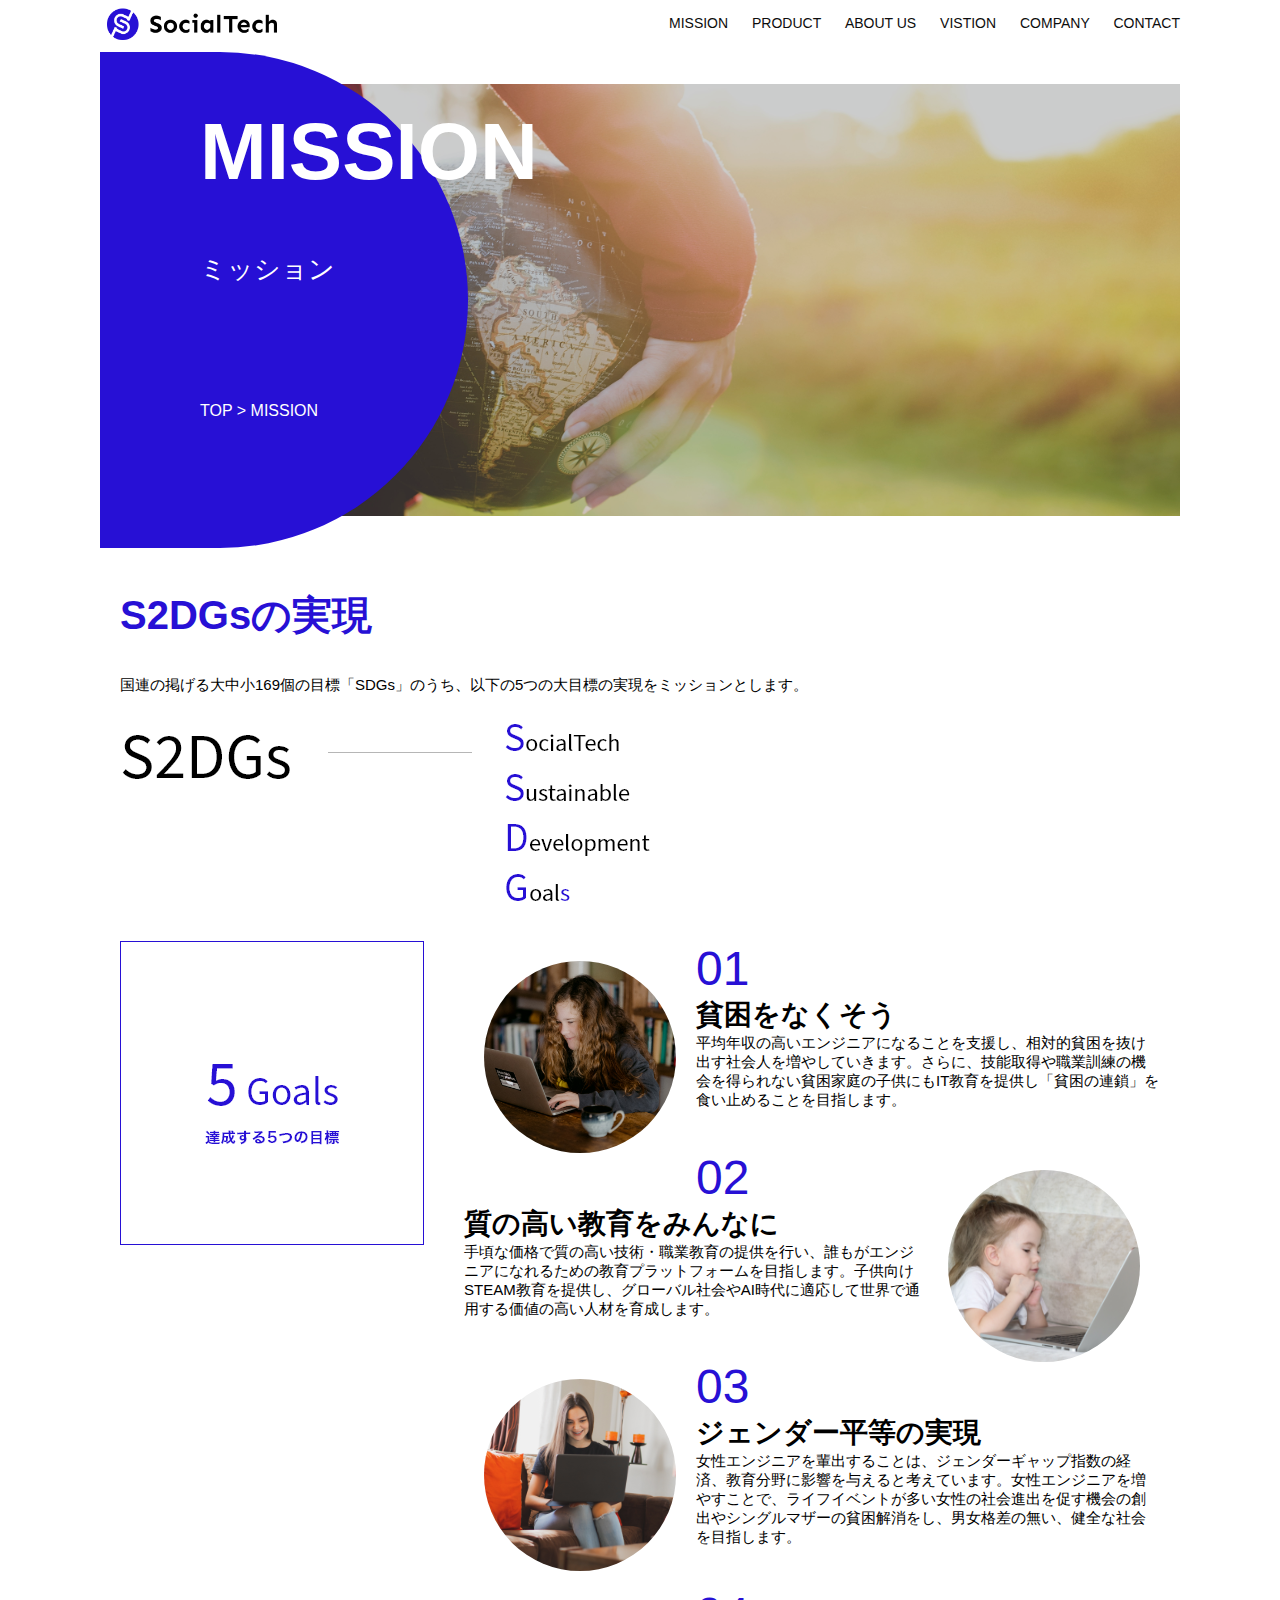
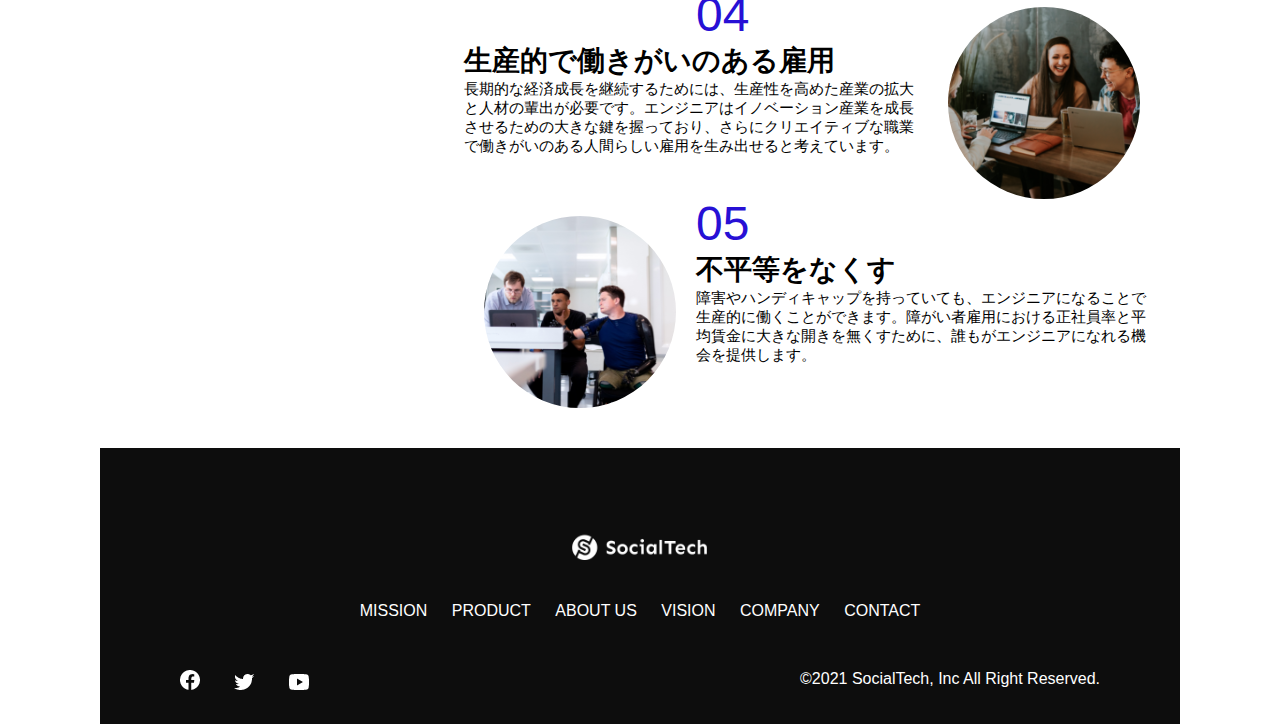
<file: kadai_tutorial_output/mission.html>
<!DOCTYPE html>
<html>
    <head>
        <title>SocialTech - MISSION ミッション -</title>
        <meta charset="utf-8">
        <meta name="description" content="SocialTechが目指す5つの目標（S2DGs）を紹介します">
        <meta name="viewport" content="width=device-width, initial-scale=1.0">
        <link rel="stylesheet" href="style.css">
    </head>
    <body>
        <!-- ヘッダー -->
        <header>
            <!-- ロゴ -->
            <a href="index.html" class="logo"><img src="images/logo.png" alt="トップページに戻る"></a>
            
             <!--  PC用ナビゲーション -->
             <nav id="nav-pc">
                <a href="mission.html">MISSION</a>
                <a href="product.html">PRODUCT</a>
                <a href="index.html#aboutus">ABOUT US</a>
                <a href="index.html#vision">VISTION</a>
                <a href="index.html#company">COMPANY</a>
                <a href="index.html#contact">CONTACT</a>
             </nav>
             <!-- スマホ用メニューボタン -->
             <img id="menu-sp" src="images/button-menu.png" alt="ナビゲーションを開く" onclick="document.getElementById('nav-sp').style.display = 'block'">
        
              <!-- スマホ用ナビゲーション -->
              <nav id="nav-sp">
                <img id="close" src="images/button-close.png" alt="ナビゲーションを閉じる" onclick="document.getElementById('nav-sp').style.display = 'none'">
                <a id="logo-sp" href="index.html" onclick="document.getElementById('nav-sp').style.display = 'none'"><img src="images/logo-sp.png" alt="トップページに戻る"></a>
                <a class="menu" href="mission.html" onclick="document.getElementById('nav-sp').style.display = 'none'">MISSION</a>
                <a class="menu" href="product.html" onclick="document.getElementById('nav-sp').style.display = 'none'">PRODUCT</a>
                <a class="menu" href="index.html#aboutus" onclick="document.getElementById('nav-sp').style.display = 'none'">ABOUT US</a>
                <a class="menu" href="index.html#vision" onclick="document.getElementById('nav-sp').style.display = 'none'">VISION</a>
                <a class="menu" href="index.html#company" onclick="document.getElementById('nav-sp').style.display = 'none'">COMPANY</a>
                <a class="menu" href="index.html#contact" onclick="document.getElementById('nav-sp').style.display = 'none'">CONTACT</a>
                <div id="sns">
                    <a href="https://www.facebook.com/sejuku2013"><img src="images/button-facebook.png" alt="Facebookのリンク"></a>
                    <a href="https://twitter.com/samuraijuku"><img src="images/button-twitter.png" alt="Twitterのリンク"></a>
                    <a href="https://www.youtube.com/channel/UCCFOQO5aDK0xXam4cUQXT8g"><img src="images\button-youtube.png" alt="YouTubeのリンク"></a>
                </div>
             </nav>
        </header>
        <main>
            <article>
                <section id="mission-main">
                    <div id="mission-title">
                        <h1>MISSION</h1>
                        <span>ミッション</span>
                        <div>TOP > MISSION</div>
                    </div>
                </section>
                <section id="mission-s2dgs">
                    <h2 class="mission-h2">S2DGsの実現</h2>
                    <p>国連の掲げる大中小169個の目標「SDGs」のうち、以下の5つの大目標の実現をミッションとします。</p>
                    <img src="images/mission/mission-s2dgs.png" alt="S2DGs">
                </section>
                <section id="mission-5goals">
                    <div>
                        <img id="s2dgs-image" src="images/mission/mission-5goals.png" alt="5Goals">
                    </div>
                    <div>
                        <div>
                            <img class="fivegoals-image-left" src="images/mission/mission-5goals01.png" alt="PCを操作する女の子">
                            <span class="fivegoals-number">01</span>
                            <h3 class="fivegoals-h3">貧困をなくそう</h3>
                            <p class="fivegoals-p">
                                平均年収の高いエンジニアになることを支援し、相対的貧困を抜け出す社会人を増やしていきます。さらに、技能取得や職業訓練の機会を得られない貧困家庭の子供にもIT教育を提供し「貧困の連鎖」を食い止めることを目指します。
                            </p>
                        </div>

                        <div>
                            <img class="fivegoals-image-right" src="images/mission/mission-5goals02.png" alt="PCを操作する女の子">
                            <span class="fivegoals-number">02</span>
                            <h3 class="fivegoals-h3">質の高い教育をみんなに</h3>
                            <p class="fivegoals-p">
                                手頃な価格で質の高い技術・職業教育の提供を行い、誰もがエンジニアになれるための教育プラットフォームを目指します。子供向けSTEAM教育を提供し、グローバル社会やAI時代に適応して世界で通用する価値の高い人材を育成します。
                            </p>
                        </div>

                        <div>
                            <img class="fivegoals-image-left" src="images/mission/mission-5goals03.png" alt="PCを操作する女の子">
                            <span class="fivegoals-number">03</span>
                            <h3 class="fivegoals-h3">ジェンダー平等の実現</h3>
                            <p class="fivegoals-p">
                                女性エンジニアを輩出することは、ジェンダーギャップ指数の経済、教育分野に影響を与えると考えています。女性エンジニアを増やすことで、ライフイベントが多い女性の社会進出を促す機会の創出やシングルマザーの貧困解消をし、男女格差の無い、健全な社会を目指します。
                            </p>
                        </div>

                        <div>
                            <img class="fivegoals-image-right" src="images/mission/mission-5goals04.png" alt="PCを操作する女の子">
                            <span class="fivegoals-number">04</span>
                            <h3 class="fivegoals-h3">生産的で働きがいのある雇用</h3>
                            <p class="fivegoals-p">
                                長期的な経済成長を継続するためには、生産性を高めた産業の拡大と人材の輩出が必要です。エンジニアはイノベーション産業を成長させるための大きな鍵を握っており、さらにクリエイティブな職業で働きがいのある人間らしい雇用を生み出せると考えています。
                            </p>
                        </div>

                        <div>
                            <img class="fivegoals-image-left" src="images/mission/mission-5goals05.png" alt="PCを操作する女の子">
                            <span class="fivegoals-number">05</span>
                            <h3 class="fivegoals-h3">不平等をなくす</h3>
                            <p class="fivegoals-p">
                                障害やハンディキャップを持っていても、エンジニアになることで生産的に働くことができます。障がい者雇用における正社員率と平均賃金に大きな開きを無くすために、誰もがエンジニアになれる機会を提供します。
                            </p>
                        </div>
                    </div>
                </section>
            </article>
        </main>
        <footer>
            <div id="footer-logo">
                <a href="index.html" class="logo"><img src="images/logo-sp.png" alt="トップページに戻る"></a>
            </div>
            <div id="footer-link">
                <a href="mission.html">MISSION</a>
                <a href="product.html">PRODUCT</a>
                <a href="index.html#aboutus">ABOUT US</a>
                <a href="index.html#vision">VISION</a>
                <a href="index.html#company">COMPANY</a>
                <a href="index.html#contact">CONTACT</a>
            </div>
            <div id="sns-footer">
                <a href="https://www.facebook.com/sejuku2013"><img src="images/button-facebook.png" alt="Facebookのリンク"></a>
                <a href="https://twitter.com/samuraijuku"><img src="images/button-twitter.png" alt="Twitterのリンク"></a>
                <a href="https://www.youtube.com/channel/UCCFOQO5aDK0xXam4cUQXT8g"><img src="images/button-youtube.png" alt="YouTubeのリンク"></a>
                <span id="copyright">&copy;2021 SocialTech, Inc All Right Reserved. </span>
            </div>
        </footer>
    </body>
</html>
</file>
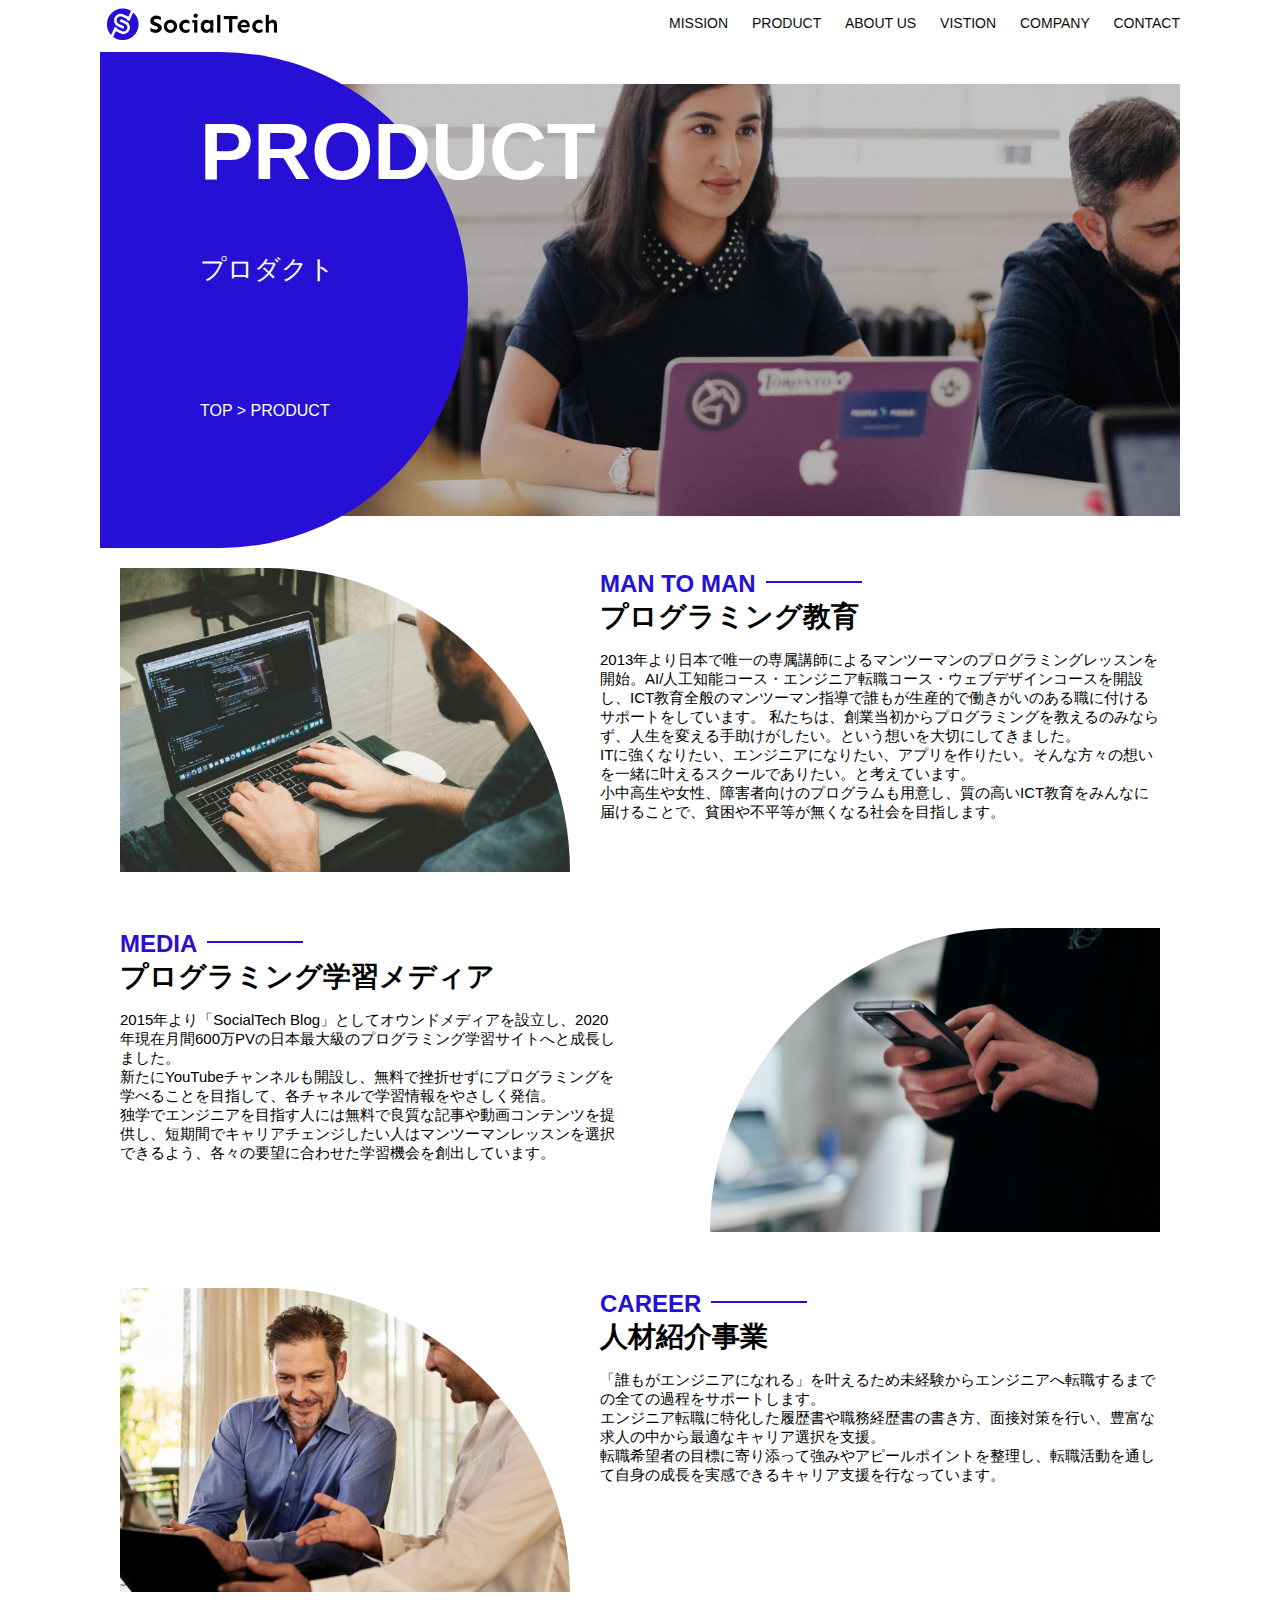
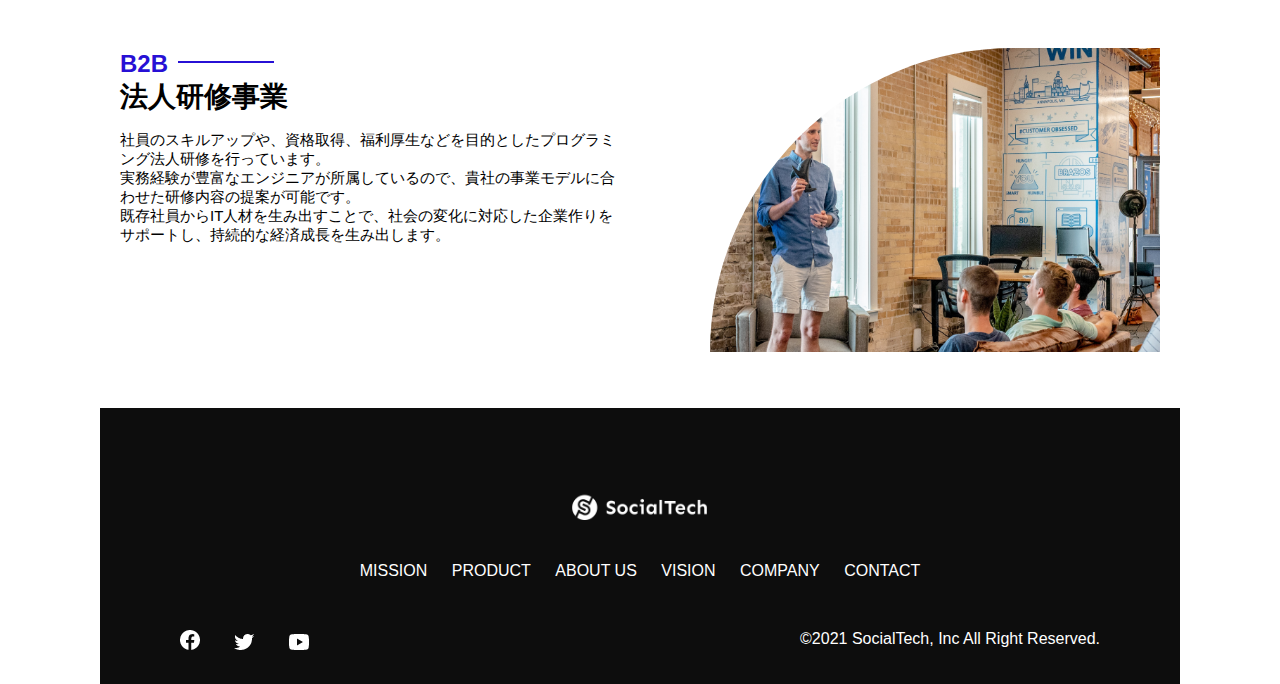
<file: kadai_tutorial_output/product.html>
<!DOCTYPE html>
<html>
    <head>
        <title>SocialTech -PRODUCT プロダクト-</title>
        <meta charset="utf-8">
        <meta name="description" content="SocialTechの4つのプロダクトを紹介します">
        <meta name="viewport" content="width=device-width, initial-scale=1.0">
        <link rel="stylesheet" href="style.css">
    </head>
    <body>
        <!-- ヘッダー -->
        <header>
            <!-- ロゴ -->
            <a href="index.html" class="logo"><img src="images/logo.png" alt="トップページに戻る"></a>
            
             <!--  PC用ナビゲーション -->
             <nav id="nav-pc">
                <a href="mission.html">MISSION</a>
                <a href="product.html">PRODUCT</a>
                <a href="index.html#aboutus">ABOUT US</a>
                <a href="index.html#vision">VISTION</a>
                <a href="index.html#company">COMPANY</a>
                <a href="index.html#contact">CONTACT</a>
             </nav>
             <!-- スマホ用メニューボタン -->
             <img id="menu-sp" src="images/button-menu.png" alt="ナビゲーションを開く" onclick="document.getElementById('nav-sp').style.display = 'block'">
        
              <!-- スマホ用ナビゲーション -->
              <nav id="nav-sp">
                <img id="close" src="images/button-close.png" alt="ナビゲーションを閉じる" onclick="document.getElementById('nav-sp').style.display = 'none'">
                <a id="logo-sp" href="index.html" onclick="document.getElementById('nav-sp').style.display = 'none'"><img src="images/logo-sp.png" alt="トップページに戻る"></a>
                <a class="menu" href="mission.html" onclick="document.getElementById('nav-sp').style.display = 'none'">MISSION</a>
                <a class="menu" href="product.html" onclick="document.getElementById('nav-sp').style.display = 'none'">PRODUCT</a>
                <a class="menu" href="index.html#aboutus" onclick="document.getElementById('nav-sp').style.display = 'none'">ABOUT US</a>
                <a class="menu" href="index.html#vision" onclick="document.getElementById('nav-sp').style.display = 'none'">VISION</a>
                <a class="menu" href="index.html#company" onclick="document.getElementById('nav-sp').style.display = 'none'">COMPANY</a>
                <a class="menu" href="index.html#contact" onclick="document.getElementById('nav-sp').style.display = 'none'">CONTACT</a>
                <div id="sns">
                    <a href="https://www.facebook.com/sejuku2013"><img src="images/button-facebook.png" alt="Facebookのリンク"></a>
                    <a href="https://twitter.com/samuraijuku"><img src="images/button-twitter.png" alt="Twitterのリンク"></a>
                    <a href="https://www.youtube.com/channel/UCCFOQO5aDK0xXam4cUQXT8g"><img src="images\button-youtube.png" alt="YouTubeのリンク"></a>
                </div>
             </nav>
        </header>
        <main>
            <article>
                <section id="product-main">
                    <div id="product-title">
                        <h1>PRODUCT</h1>
                        <span>プロダクト</span>
                        <div>TOP > PRODUCT</div>
                    </div>
                </section>
                <section class="product-section1">
                    <img src="images/product/product-mantoman.png" alt="PCでコードを書く男性">
                    <div>
                        <h2 class="product-h2">MAN TO MAN</h2>
                        <h3 class="product-h3">プログラミング教育</h3>
                        <p>
                            2013年より日本で唯一の専属講師によるマンツーマンのプログラミングレッスンを開始。AI/人工知能コース・エンジニア転職コース・ウェブデザインコースを開設し、ICT教育全般のマンツーマン指導で誰もが生産的で働きがいのある職に付けるサポートをしています。
                            私たちは、創業当初からプログラミングを教えるのみならず、人生を変える手助けがしたい。という想いを大切にしてきました。<br>ITに強くなりたい、エンジニアになりたい、アプリを作りたい。そんな方々の想いを一緒に叶えるスクールでありたい。と考えています。<br>小中高生や女性、障害者向けのプログラムも用意し、質の高いICT教育をみんなに届けることで、貧困や不平等が無くなる社会を目指します。
                        </p>
                    </div>
                </section>

            <section class="product-section2">
                <div>
                    <h2 class="product-h2">MEDIA</h2>
                    <h3 class="product-h3">プログラミング学習メディア</h3>
                    <p>
                        2015年より「SocialTech
                        Blog」としてオウンドメディアを設立し、2020年現在月間600万PVの日本最大級のプログラミング学習サイトへと成長しました。<br>新たにYouTubeチャンネルも開設し、無料で挫折せずにプログラミングを学べることを目指して、各チャネルで学習情報をやさしく発信。<br>独学でエンジニアを目指す人には無料で良質な記事や動画コンテンツを提供し、短期間でキャリアチェンジしたい人はマンツーマンレッスンを選択できるよう、各々の要望に合わせた学習機会を創出しています。
                    </p>
                </div>
                <img src="images/product/product-media.png" alt="スマートフォンを操作する人">
            </section>

            <section class="product-section1">
                <img src="images/product/product-career.png" alt="笑顔で話し合う2人の男性">
                <div>
                    <h2 class="product-h2">CAREER</h2>
                    <h3 class="product-h3">人材紹介事業</h3>
                    <p>
                        「誰もがエンジニアになれる」を叶えるため未経験からエンジニアへ転職するまでの全ての過程をサポートします。<br>エンジニア転職に特化した履歴書や職務経歴書の書き方、面接対策を行い、豊富な求人の中から最適なキャリア選択を支援。<br>転職希望者の目標に寄り添って強みやアピールポイントを整理し、転職活動を通して自身の成長を実感できるキャリア支援を行なっています。<br>
                    </p>
                </div>
            </section>

            <section class="product-section2">
                <div>
                    <h2 class="product-h2">B2B</h2>
                    <h3 class="product-h3">法人研修事業</h3>
                    <p>
                        社員のスキルアップや、資格取得、福利厚生などを目的としたプログラミング法人研修を行っています。<br>実務経験が豊富なエンジニアが所属しているので、貴社の事業モデルに合わせた研修内容の提案が可能です。<br>既存社員からIT人材を生み出すことで、社会の変化に対応した企業作りをサポートし、持続的な経済成長を生み出します。
                    </p>
                </div>
                <img src="images/product/product-b2b.png" alt="講演中の男性とそれを聴く人々">
            </section>
</article>
        </main>
        <footer>
            <div id="footer-logo">
                <a href="index.html" class="logo"><img src="images/logo-sp.png" alt="トップページに戻る"></a>
            </div>
            <div id="footer-link">
                <a href="mission.html">MISSION</a>
                <a href="product.html">PRODUCT</a>
                <a href="index.html#aboutus">ABOUT US</a>
                <a href="index.html#vision">VISION</a>
                <a href="index.html#company">COMPANY</a>
                <a href="index.html#contact">CONTACT</a>
            </div>
            <div id="sns-footer">
                <a href="https://www.facebook.com/sejuku2013"><img src="images/button-facebook.png" alt="Facebookのリンク"></a>
                <a href="https://twitter.com/samuraijuku"><img src="images/button-twitter.png" alt="Twitterのリンク"></a>
                <a href="https://www.youtube.com/channel/UCCFOQO5aDK0xXam4cUQXT8g"><img src="images/button-youtube.png" alt="YouTubeのリンク"></a>
                <span id="copyright">&copy;2021 SocialTech, Inc All Right Reserved. </span>
            </div>
        </footer>
    </body>
</html>
</file>
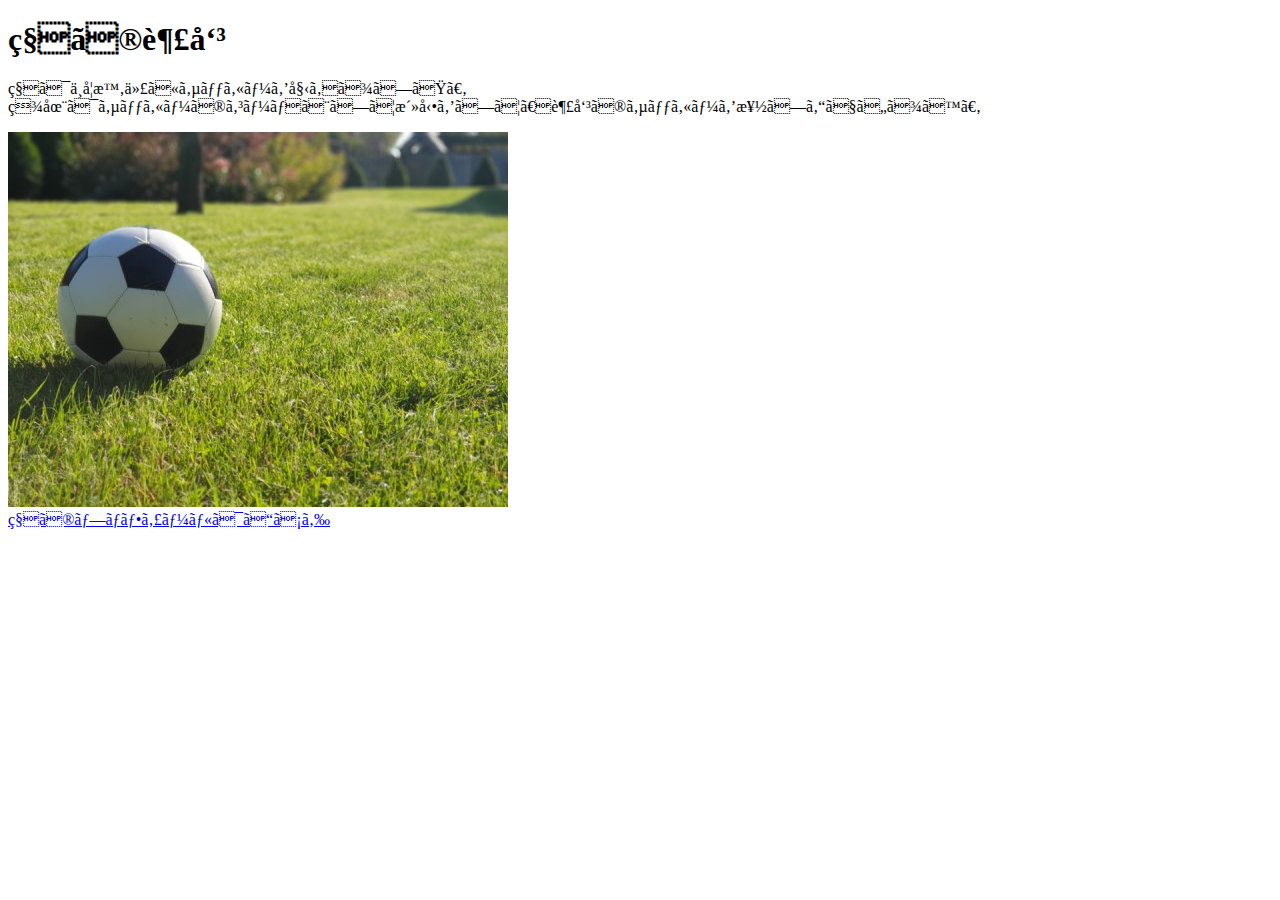
<file: kadai_005/HTML/kadai_005.html>
<!DOCTYPE html>
<html>
<head>
    <title>5章課題</title>
    <mete name=""description" content="このページは5章の課題です。"
    <meta charset="utf-8">
</head>
<body>
    <h1>私の趣味</h1>
    <p>私は中学時代にサッカーを始めました。<br>
    現在はサッカーのコーチとして活動をして、趣味のサッカーを楽しんでいます。
    </p>
    <img src="../image/sample.jpg">
    <br>
    <a href="https://twitter.com/samuraijuku">私のプロフィールはこちら</a>

</body>
</html>
</file>
<file: html-css-kadai_013/style.css>
/* PC、スマホ共通スタイル */
body {
  font-family: "Source Sans Pro", "Hiragino Kaku Gothic ProN", Meiryo, Arial,
    sans-serif;
}

p {
  font-size: 15px;
}

#main-visual>img {
  width: 100%;
}

/*================
PC用のスタイル 
=================*/
@media screen and (min-width: 768px) {
  /* 横幅設定 */
  body {
    max-width: 1080px;
    min-width: 960px;
    margin: 0 auto 0 auto;
  }

  /* ヘッダー */
  header {
    display: flex;
    justify-content: space-between;
  }

  /* ナビゲーションのレイアウト */
  #nav-pc {
    text-align: right;
    font-size: 14px;
    padding-top: 15px;
  }

  /* ナビゲーションのリンクの装飾設定 */
  #nav-pc>a {
    text-decoration: none;
    margin-left: 20px;
  }

  #nav-pc>a:link {
    color: #0d0d0d;
  }

  #nav-pc>a:visited {
    color: #0d0d0d;
  }

  #nav-pc>a:hover {
    color: #0d0d0d;
    text-decoration: underline;
  }

  #nav-pc>a:active {
    color: #0d0d0d;
  }
  #menu-sp {
    display: none;
  }
  #nav-sp {
    display: none;
  }
}

/*================
スマートフォン用のスタイル 
=================*/
@media screen and (max-width: 767px) {

  body {
    min-width: 375px;
    margin: 0;
  }
  #nav-pc {
    display: none;
  }
  #menu-sp {
    float: right;
    padding: 0;
  }
  #nav-sp {
    background-color: #ce933e;
    position: absolute;
    top: 0;
    left: 0;
    height: 100%;
    width: 100%;
    display: none;
    z-index: 100;
  }
  #close {
    position: absolute;
    top: 20px;
    right: 20px;
  }
  #logo-sp {
    margin: 80px 0px 30px 20px;
  }
  #nav-sp > a {
    display: block;
  }
  #nav-sp > a:link {
    color: #fff;
  }
  #nav-sp > a:visited {
    color: #fff;
  }
  #nav-sp > a:hover {
    color: #fff;
    text-decoration: underline;
  }
  #nav-sp > a:active {
    color: #fff;
  }
#nav-sp > .menu {
  text-decoration: none;
  display: block;
  margin: 0 20px;
  height: 44px;
  font-size: 16px;
  background-image: url("images/arrow.png");
  background-repeat: no-repeat;
  background-position: right top;
  }
}
</file>
<file: kadai_tutorial_output/style.css>
/* PC、スマホ共通スタイル */
body {
    font-family: "Source Sans Pro", "Hiragino Kaku Gothic ProN", Meiryo, Arial, sans-serif;
}
p {
    font-size: 15px;
}

/*================
 PC用のスタイル 
=================*/
@media screen and (min-width: 768px) {
    
/* 横幅設定 */
body {
    max-width: 1080px;
    min-width: 960px;
    margin: 0 auto 0 auto;
}
header {
    display: flex;
    justify-content: space-between;
}

/*  ナビゲーションのレイアウト */
#nav-pc {
    text-align: right;
    font-size: 14px;
    padding-top: 15px;
}

/* ナビゲーションのリンクの装飾設定 */
#nav-pc > a {
    text-decoration: none;
    margin-left: 20px;
}
#nav-pc > a:link {
    color: #0d0d0d;
}
#nav-pc > a:visited {
    color: #0d0d0d;
}
#nav-pc a:hover {
    color: #0d0d0d;
    text-decoration: underline;
}
#nav-pc a:active {
    color: #0d0d0d;
}
 /* スマホ用ナビを非表示 */
 #nav-sp, #menu-sp {
display: none;
 }

/* メインビジュアル */
#main-visual {
    position: relative;
    height: 400px;
}
#main-message {
    position: absolute;
    top: 0;
    left: 0;
    background-color: #2710d5;
    color: #fff;
    border-radius: 0 0 476px 0;
    max-width: 620px;
    width: 100%;
    height: 100%;
    z-index: 11;
}
#main-message > h1 {
    font-size: 60px;
    font-weight: bold;
    margin: 100px 0 0 50px;
}
#main-message > p {
    font-size: 28px;
    margin: 0 0 0 50px;
}
#main-visual > img {
    position: absolute;
    top: 0;
    right: 0;
    max-width: 620px;
    border-radius: 476px 0 0 0;
    z-index: 10;
}

/* 見出し */
h2 {
    margin-top: 40px;
}
h2::after {
    content: url(images/line.png);
    margin: 10px;
}
h3 {
    font-size: 27px;
}

/* ミッション */
#mission {
    margin: 80px auto;
    width: 100%;
}
#mission-flex {
    width: 100%;
    display: flex;
}
#mission-flex > div {
    width: 50%;
    margin: 20px;
}
#mission-photo {
    width: 100%;
}
#s2dgs {
    margin-top: 50px;
    width: 100%;
}

 /* プロダクト */
 #product {
    background-color: #fafafa;
    margin: 80px 0 80px 0;
    padding: 10px 40px 0px 40px;
  }
  
  /* 外枠 */
  #product > div {
    margin-top: 40px;
    display: flex;
  }
  
  /* 左のカラム */
  #product-left {
    width: 50%;
    margin-right: 20px;
  }
  
  /* 右のカラム */
  #product-right {
    width: 50%;
    margin-left: 20px;
    margin-top: 80px;
  }
  
  /* 画像＋説明の枠 */
  #product-left > div {
    position: relative;
    height: 480px;
    margin-right: 20px;
  }
  #product-right > div {
    position: relative;
    height: 480px;
    margin-left: 20px;
  }

 /* 画像 */
 .product-photo {
    width: 100%;
 }

  /* 説明文の枠 */
  .product-explain {
    background-color: #fff;
    position: absolute;
    left: 0px;
    top: 280px;
    margin: 0px 40px;
    padding: 20px;
    box-shadow: 5px 5px 10px rgba(0,0,0,0.05);
  }

  /* 説明文の英語 */
  .product-explain > span {
    color: #2710d5;
    font-weight: bold;
    font-size: 16px;
    margin: 0;
  }

  /* 説明文の見出し */
  .product-explain > h3 {
    font-size: 20px;
    margin: 5px 0px;
  }

  /* 説明文 */
  .product-explain > p {
    font-size: 14px;
    margin: 0px;
  }
  #product-more {
    margin: 0px auto -42px auto;
  }

   /* ABOUT US */
   #aboutus {
    margin: 80px auto;
   }

   /* 3つの組織文化と画像を入れる枠 */
   #aboutus > div {
    display: flex;
   }

   /* 画像 */
   .culture-img {
    width: 100%;
    align-self: flex-start;
   }
   .culture-img2 {
    margin-top: 50px;
    width: 100%;
   }

   /* 3つの組織文化の表 */
    .culture-table {
    max-width: 500px;
    margin-right: 50px;
    }

   /* 番号 */
    .culture-num {
    font-size: 80px;
    color: #2710d5;
    margin-right: 20px;
    }

   /* 英語の見出し */
    .culture-en {
    color: #2710d5;
    font-weight: bold;
    font-size: 24px;
    display: block;
    }

   /* 日本語の見出し */
    .culture-jp {
    font-size: 28px;
    font-weight: bold;
    }

    /* 説明文 */
    .culture-description {
    margin: 0;
    }

    /* section要素 */
    #vision {
        margin: 80px auto;
    }

    /* 7つすべての「行動指針」をグループ化するdiv要素 */
    #vision >div {
        width: 100%;
        display: flex;
        justify-content: space-between;
        flex-wrap: wrap;
    }

    /* 一つ一つの「行動指針」をグループ化するdiv要素 */
    .vision-box {
        width: 300px;
        height: 300px;
        margin-bottom: 30px;
        position: relative;
    }

    /* 画像 */
    .vision-box > img {
        width: 100%;
        height: auto;
        position: absolute;
        top: 0;
        left: 0;
        z-index: 30;
    }

/* 見出しと説明文をグループ化するspan要素 */
.vision-box > span {
    position: absolute;
    top: 0;
    left: 0;
    z-index: 31;
    margin-right: 20px;
}

/* 英語の見出し */
.vision-box > span > h4 {
    color: #2710d5;
    font-size: 19px;
    margin-top: 80px;
}
.vision-box > span > h4::first-letter {
    font-size: 40px;
}

/* 日本語の見出し */
.vision-box > span > h5 {
    font-size: 20px;
    margin: 0;
}

/* 説明文 */
.vision-box > span > p {
    margin-top: 10px;
}

/* cases */
#cases {
    margin: 40px 0px;
    width: 100%;
}

ul {
    display: flex;
    list-style: none;
}

li {
    width: 33%;
    margin: 20px;
}

.case-card {
    background-color: #fff;
    min-height: 400px;
    box-shadow: 5px 5px 15px rgba(0,0,0,0.05);
}
.case-img {
    width: 100%;
}
.case-info {
    padding-left: 10px 20px;
}
.case-name {
    color: #2710d5;
    font-size: 19px;
}
.case-content {
    font-size: 14px;
}

/* section要素 */
#company {
    margin: 80px auto;
}

/* 表全体 */
#company-table {
    width: 100%;
}

/* 2行目以降の見出し */
.tableheader {
    text-align: left;
    padding: 20px;
    border-bottom-color: #2710d5;
    border-bottom-width: 1px;
    border-bottom-style: solid;
    width: 100px;
}

/* 1行目の見出し */
.tableheader-first {
    text-align: left;
    padding: 20px;
    border-bottom-color: #2710d5;
    border-bottom-width: 1px;
    border-bottom-style: solid;
    border-top-color: #2710d5;
    border-top-width: 1px;
    border-top-style: solid;
    width: 100px;
}

/* セル */
.cell {
    padding: 30px;
    border-bottom-color: #ececec;
    border-bottom-width: 1px;
    border-bottom-style: solid;
}

/* 1行目のセル */
.cell-first {
    padding: 30px;
    border-bottom-color: #ececec;
    border-bottom-width: 1px;
    border-bottom-style: solid;
    border-top-color: #ececec;
    border-top-width: 1px;
    border-top-style: solid;
}

/* iframe要素 */
#company > iframe {
    width: 100%;
    height: 368px;
    margin-top: 40px;
}

/* お問い合わせ */
#contact {
    margin: 80px auto;
}

/* 各フォームをグループ化するdiv要素 */
#contact > form >div {
    display: flex;
    flex-direction: row;
    flex-wrap: wrap;
    padding-bottom: 30px;
}

/* 各ラベルを囲むdiv要素 */
.contact-heading {
    width: 240px;
    align-self: center;
}

/* 項目名 */
.contact-label {
    font-weight: bold;
}

/* 「必須」という文字 */
.contact-span {
    color: #ce2222;
    margin-left: 20px;
    font-weight: bold;
}

/* テキストボックス */
.contact-textbox {
    border-top: 0;
    border-left: 0;
    border-right: 0;
    border-bottom-width: 1px;
    border-bottom-color: #707070;
    border-bottom-style: solid;
    background-color: #fafafa;
    width: 400px;
    height: 56px;
}

/* テキストエリア */
.contact-textarea {
    border-top: 0;
    border-left: 0;
    border-right: 0;
    border-bottom-width: 1px;
    border-bottom-color: #707070;
    border-bottom-style: solid;
    background-color: #fafafa;
    width: 400px;
    height: 200px;
}

/* details要素 */
details {
    width: 700px;
}

/* 詳細をグループ化するdiv要素 */
details > div {
    background-color: #fafafa;
    padding: 20px;
}

/* 詳細の各項目の見出し */
details > div > span {
    font-weight: bold;
}

/* フッター */
footer {
    background-color: #0d0d0d;
    text-align: center;
    padding: 80px 80px 30px 80px;
}

/* ロゴ画像を囲むdiv要素 */
#footer-logo {
    margin-bottom: 30px;
}

/* ハイパーリンクをグループ化するdiv要素 */
#footer-link {
    margin-bottom: 50px;
}

/* ハイパーリンク */
#footer-link > a {
    text-decoration: none;
    margin: 10px;
}

/* ハイパーリンクの擬似クラス */
#footer-link > a:link {
    color: #fff;
}
#footer-link > a:visited {
    color: #fff;
}
#footer-link > a:hover {
    color: #fff;
    text-decoration: underline;
}
#footer-link > a:active {
    color: #fff;
}

/* SNSボタンをグループ化するdiv要素 */
#sns-footer {
    text-align: left;
    width: 100%;
}

/* SNSボタンのハイパーリンク */
#sns-footer > a {
    margin-right: 30px;
}

/* コピーライトを囲むspan要素 */
#copyright {
    color: #fff;
    float: right;
}

/* mission.html用スタイル */
   /* ミッションのメインビジュアル */
   #mission-main {
    height: 496px;
    width: 100%;
    background-image: url(images/mission/mission-main.png);
    background-repeat: no-repeat;
    background-position-y: center;
   }

   #mission-title {
    background-color: #2710d5;
    width: 368px;
    color: #fff;
    height: 496px;
    border-radius: 0 248px 248px 0;
    position: relative;
   }

   #mission-title > h1 {
    position: absolute;
    top: 0;
    left: 100px;
    font-size: 80px;
   }

   #mission-title > span {
    position: absolute;
    top: 200px;
    left: 100px;
    font-size: 26px;
   }

   #mission-title > div {
    position: absolute;
    top: 350px;
    left: 100px;
    font-size: 16px;
   }

   #mission-s2dgs {
    width: 100%;
    margin: 20px;
   }

   .mission-h2 {
    color: #2710d5;
    font-size: 40px;
   }

   .mission-h2::after {
    content: none;
   }

   #mission-5goals {
    margin: 20px;
    display: flex;
   }

   #mission-5foals > div {
    flex-grow: 1;
    padding: 20px;
   }

   #mission-5goals > div > div {
    margin-bottom: 40px;
   }

   .fivegoals-image-right {
    float: right;
    margin: 20px;
   }

   .fivegoals-image-left {
    float: left;
    margin: 20px;
   }

   .fivegoals-number {
    color: #2710d5;
    font-size: 48px;
    margin: 0;
   }

   .fivegoals-h3 {
    font-size: 28px;
    margin: 0;
   }

   .fivegoals-p {
    margin: 0;
   }

   #s2dgs-image {
    margin-right: 40px;
   }

   /* プロダクトページ */
   #product-main {
    height: 496px;
    width: 100%;
    background-image: url(images/product/product-main.png);
    background-repeat: no-repeat;
    background-position-y: center;
   }
   #product-title {
    background-color: #2710d5;
    width: 368px;
    color: #fff;
    height: 496px;
    border-radius: 0 248px 248px 0;
    position: relative;
   }

   #product-title >h1 {
    position: absolute;
    top: 0;
    left: 100px;
    font-size: 80px;
   }

   #product-title > span {
    position: absolute;
    top: 200px;
    left: 100px;
    font-size: 26px;
   }

   #product-title > div {
    position: absolute;
    top: 350px;
    left: 100px;
    font-size: 16px;
   }

  /* セクション1 */
   .product-section1 {
    position: relative;
    margin: 20px;
    height: 340px;
   }

   .product-section1 > img {
    position: absolute;
    top: 0;
    left: 0;
    width: 450px;
    margin-right: 40px;
    margin-bottom: 30px;
    border-radius: 0 432px 0 0;
   }

   .product-section1 > div {
    position: absolute;
    top: 0;
    left: 480px;
   }

    /* セクション2 */
   .product-section2 {
    position: relative;
    margin: 20px;
    height: 340px;
   }

   .product-section2 > img {
    position: absolute;
    top: 0;
    right: 0;
    width: 450px;
    margin-left: 40px;
    margin-bottom: 30px;
    border-radius: 432px 0 0 0;
   }

   .product-section2 > div {
    width: 500px;
    position: absolute;
    top: 0;
    left: 0;
   }

   .product-h2 {
    color: #2710d5;
    font-size: 24px;
    margin: 0;
   }

   .product-h3 {
    font-size: 28px;
    margin: 0;
   }
}

 /*====================
  スマートフォン用のスタイル
  =====================*/
@media screen and (max-width: 767px) {
    body {
        min-width: 375px;
        margin: 0;
    }
 /* PC用ナビゲーション非表示 */
    #nav-pc {
        display: none;
    }
     /* ハンバーガーメニュー */
    #menu-sp {
        float: right;
        padding: 0;
    }
 /* スマホ用ナビゲーションの表示切替 */
   /* 初期状態、レイアウトと非表示設定 */
    #nav-sp {
        background-color: #2710d5;
        position: absolute;
        top: 0;
        left: 0;
        width: 100%;
        height: 100%;
        display: none;
        z-index: 100;
    }
 /* ×ボタン */
    #close {
        position: absolute;
        top: 20px;
        right: 20px;
    }
  /* ナビゲーションメニュー用ロゴ */
    #logo-sp {
        margin: 80px 0 30px 20px;
    }
 /* ナビゲーションのリンクの装飾設定 */
    #nav-sp > a {
        display: block;
    }

    #nav-sp > a:link {
        color: #fff;
    }
    #nav-sp > a:visited {
        color: #fff;
    }

    #nav-sp > a:hover {
        color: #fff;
        text-decoration: underline;
    }

    #nav-sp > a:active {
        color: #fff;
    }
    #nav-sp > .menu {
        text-decoration: none;
        display: block;
        margin: 0 20px;
        height: 44px;
        font-size: 16px;
        background-image: url("images/arrow.png");
        background-repeat: no-repeat;
        background-position: right top;
    }

    #sns {
        position: absolute;
        bottom: 20px;
        left: 20px;
    }
    #sns > a {
        margin-right: 30px;
    }

   /* メインビジュアル */
   #main-visual {
    position: relative;
  overflow: hidden;
  height: 470px;
  width: 100%;
   }
   #main-visual > div {
    position: absolute;
    top: 0;
    left: 0;
    background-color: #2710d5;
    color: #fff;
    border-radius: 0 0  476px ;
    text-align: center;
    height: 280px;
    width: 100%;
    z-index: 11;
   }
   #main-visual > div > h1 {
    font-size: 28px;
    margin-top: 90px;
   }
   #main-visual > div > p {
    margin: 0;
   }
   #main-visual > img {
    width: 100%;
    border-radius: 476px 0 0 0;
    z-index: 10;
    position: absolute;
    bottom: 0;
    right: 0;
   }

   /* 見出し */
   h2::after {
    content: url(images/line.png);
    margin-left: 10px;
   }
   h3 {
    font-size: 24px;
    margin-top: 10px;
   }

    /* ミッション */
    #mission {
        margin: 20px;
    }
    #mission-photo, #s2dgs {
        width: 100%;
    }

     /* プロダクト */
     #product {
        background-color: #fafafa;
        padding-top: 10px;
     }
     #product h2 {
        margin-left: 20px;
     }

     /* 外枠 */
  /* 左右のカラム　スマホでは縦並び */
     #product-left, #product-right {
        margin: 0 20px;
     }

      /* 画像＋説明の枠 */
     #product-left > div, #product-right > div {
        position: relative;
        height: 540px;
     }

     /* 説明文の枠 */
     .product-explain {
        background-color: #fff;
        position: absolute;
        left: 0;
        bottom: 50px;
        padding: 20px;
        box-shadow: 5px 5px 10px rgba(0,0,0,0.05);
     }
     .product-explain > span {
        color: #2710d5;
        font-weight: bold;
        font-size: 16px;
        margin: 0;
     }
     .product-explain > h3 {
        margin: 10px 0;
     }

      /* 画像 */
     .product-photo {
        width: 100%;
     }
     #product-more > img {
        margin: 0 0 -42px 20px;
     }

      /* ABOUT US */
      #aboutus {
        margin: 80px 20px;
      }
      #aboutus > div {
        display: flex;
        flex-direction: column;
      }
      .culture-table {
        width: 100%;
        padding-right: 20px;
        order: 2;
      }
      .culture-img {
        width: 100%;
        order: 1;
      }
      .culture-img2 {
        width: 100%;
      }

      .culture-num {
        font-size: 80px;
        color: #2710d5;
      }
      .culture-en {
        color: #2710d5;
        font-weight: bold;
        font-size: 24px;
        display: block;
      }
      .culture-jp {
        display: block;
      }
      .culture-description {
        margin: 0;
      }

  /* ビジョン */    
      #vision {
        margin: 80px 20px;
      }
      .vision-box {
        width: 300px;
        height: 300px;
        margin-bottom: 30px;
        position: relative;
      }
      .vision-box > img {

        width: 100%;
        height: auto;
        position: absolute;
        top: 0;
        left: 0;
        z-index: 30;
      }
      .vision-box > span {
        position: absolute;
        top: 0;
        left: 0;
        z-index: 31;
        margin-right: 20px;
      }
      .vision-box > span > h4 {
        color: #2710d5;
        font-size: 19px;
        margin-top: 60px;
      }
      .vision-box > span > h5 {
        font-size: 20px;
        margin: 0;
      }
      .vision-box > span > p {
        margin-top: 10px;
      }

/* 会社概要 */
      #company {
        margin: 0 20px;
      }
      #company > h3 {
        margin-bottom: 20px;
      }
      #company > table {
        width: 100%;
      }
      .tableheader-first {
        text-align: left;
        padding: 20px;
        border-bottom-color: #2710d5;
        border-bottom-width: 1px;
        border-bottom-style: solid;
        border-top-color: #2710d5;
        border-top-width: 1px;
        border-top-style: solid;
        width: 50px;
      }
      .tableheader {
        text-align: left;
        padding: 20px;
        border-bottom-color: #2710d5;
        border-bottom-width: 1px;
        border-bottom-style: solid;
        width: 50px;
      }
      .cell {
        padding: 20px;
        border-bottom-color: #ececec;
        border-bottom-width: 1px;
        border-bottom-style: solid;
      }
      .cell-first {
        padding: 20px;
        border-bottom-color: #ececec;
        border-bottom-width: 1px;
        border-bottom-style: solid;
        border-top-color: #ececec;
        border-top-width: 1px;
        border-top-style: solid;
      }
      #company > iframe {
        width: 100%;
        height: 240px;
        margin-top: 40px;
      }

       /* お問い合わせ */
      #contact {
        margin: 80px 20px;
      }
      #contact > h3 {
        margin-bottom: 20px;
      }
      #contact >form >div {
        margin-bottom: 20px;
      }
      .contact-heading {
        margin-bottom: 20px;
      }

       /* ラベル */
      .contact-label {
        font-weight: bold;
      }

      /* 必須 */
      .contact-span {
        color: #ce2222;
        margin-left: 20px;
        font-weight: bold;
      }
      .contact-textbox {
        height: 56px;
        border-top: 0;
        border-right: 0;
        border-left: 0;
        background-color: #fafafa;
        border-bottom-color: #707070;
        border-bottom-width: 1px;
        border-bottom-style: solid;
        min-width: 300px;
        width: 100%;
      }
      .contact-textarea {
        height: 150px;
        border-top: 0;
        border-right: 0;
        border-left: 0;
        background-color: #fafafa;
        width: 100%;
      }
      .radiobutton {
        margin-bottom: 20px;
      }
      .radiobutton + label::after {
        content: "\A";
        white-space: pre;
      }

       /* フッター */
      footer {
        background-color: #0d0d0d;
        padding: 30px 20px 50px 20px;
      }
      #footer-logo {
        margin-bottom: 30px;
      }
      #footer-link {
        margin-bottom: 50px;
      }
      #footer-link > a {
        text-decoration: none;
        margin: 0 20px 30px 0;
        display: block;
        background-image: url(images/arrow.png);
        background-repeat: no-repeat;
        background-position: right top;
    }
    #footer-link > a:link {
        color: #fff;
    }
    #footer-link > a:visited {
        color: #fff;
    }
    #footer-link > a:hover {
        color: #fff;
        text-decoration: underline;
    }
    #footer-link > a:active {
        color: #fff;
    }
    #sns-footer > a {
        margin-right: 30px;
    }
    #copyright {
        font-size: 12px;
        display: block;
        margin-top: 30px;
        color: #fff;
    }


 /* mission.html用スタイル */
   /* ミッションのメインビジュアル */
    #mission-main {
      height: 256px;
      width: 100%;
      background-image: url(images/mission/mission-main.png);
      background-repeat: no-repeat;
      background-position-y: center;
      background-size: auto 208px;
    }
    #mission-title {
      background-color: #2710d5;
      width: 136px;
      color: #fff;
      height: 256px;
      border-radius: 0 248px 248px 0;
      position: relative;
    }
    #mission-title > h1 {
      position: absolute;
      top: 0;
      left: 20px;
      font-size: 40px;
    }
    #mission-title > span {
      position: absolute;
      top: 110px;
      left: 20px;
      font-size: 18px;
    }
    #mission-title > div {
      position: absolute;
      top: 180px;
      left: 20px;
      font-size: 13px;
    }

      /* ミッションページ　S2DGSの設定 */
    #mission-s2dgs {
      margin: 20px;
    }
    .mission-h2 {
      color: #2710d5;
      font-size: 38px;
    }
    .mission-h2::after {
      content: none;
    }
    #mission-s2dgs > img {
      width: 100%;
    }

 /* ミッションページ　5Goalsの設定 */
     #mission-5goals {
      margin: 20px;
    }
    #mission-5goals > div > div {
      margin-bottom: 40px;
    }
    #s2dgs-image {
      width: 100%;
    }
    .fivegoals-image-right {
      margin: 20px auto;
      display: block;
    }
    .fivegoals-image-left {
      margin: 20px auto;
      display: block;
    }
    .fivegoals-number {
      color: #2710d5;
      font-size: 48px;
      margin: 0;
    }
    .fivegoals-h3 {
      font-size: 28px;
      margin: 0;
    }
    .fivegoals-p {
      margin: 0;
    }

 /* プロダクトページ */
    #product-main {
      height: 256px;
      width: 100%;
      background-image: url(images/product/product-main.png);
      background-repeat: no-repeat;
      background-position-y: center;
      background-size: auto 208px;
    }

    #product-title {
      background-color: #2710d5;
      width: 136px;
      color: #fff;
      height: 256px;
      border-radius: 0 248px 248px 0;
      position: relative;
    }

    #product-title > h1 {
      position: absolute;
      top: 0;
      left: 20px;
      font-size: 40px;
    }

    #product-title > span {
      position: absolute;
      top: 110px;
      left: 20px;
      font-size: 18px;
    }

    #product-title > div {
      position: absolute;
      top: 180px;
      left: 20px;
      font-size: 13px;
    }


    .product-section1{
      margin: 20px;
    }

    .product-section1 > img {
      width: 100%;
      border-radius: 0 300px 0 0;
    }
    .product-section2 {
      margin: 20px;
      display: flex;
      flex-direction: column;
    }
    .product-section2 > img {
      order: 1;
      width: 100%;
      border-radius: 300px 0 0 0;
    }
    .product-section2 > div {
      order: 2;
    }
    .product-h2 {
      color: #2710d5;
      font-size: 24px;
      margin: 0;
    }
    .product-h3 {
      font-size: 28px;
      margin: 0;
    }
}
</file>
<file: myprofile/style.css>
body {
    font-family: 'Noto Sans JP';
    color: #000;
    background-color: #fff;
    max-width: 1200px;
    margin: 0 auto;
}

@media screen and (min-width: 768px) {

nav {
    display: flex;
    flex-wrap: wrap;
    justify-content: space-between;
    margin: 20px auto;
    max-width: 960px;
}

nav > div > a {
    font-size: 34px;
    text-decoration: none;
    color: #000;
    font-weight: bold;
    margin-right: 40px;
}

.home {
    border: 1px solid #000 ;
    padding: 0px 20px;
}

.menu {
    text-align: center;
}

#mainvisual {
    width: 100%;
}

#about {
    font-size: 34px;
    text-align: center;
    font-weight: bold;
    margin: 40px 0 0 0;
}
.about {
    display: flex;
    flex-wrap: wrap;
    justify-content: center;
}
.profile {
    width: 150px;
    height: 150px;
    margin-top: 30px;
    margin-right: 20px;
}
#name {
    font-size: 24px;
    font-weight: bold;
    margin-right: 150px;
}
#works {
    font-size: 34px;
    text-align: center;
    font-weight: bold;
}
.works {
    display: flex;
    justify-content: center;
    margin: 0 auto;
    max-width: 960px;
}
.item {
    width: 100%;
    padding-bottom: 60px;
}
.item-center {
    width: 100%;
    padding: 0 40px;
}
p {
    padding: 0;
    text-align: center;
}
}


@media screen and (max-width: 767px) {
    nav {
        display: flex;
        flex-wrap: wrap;
        justify-content: space-between;
        margin: 10px auto;
    }
    nav > div > a {
        font-size: 15px;
        text-decoration: none;
        color: #000;
        font-weight: bold;
        margin: 10px 10px 0 0px;
    }
    .home {
        border: 1px solid #000 ;
        padding: 5px 10px;
        margin-left: 10px;
        letter-spacing: 1px;
    }
    .menu {
        text-align: center;
    }
    
    #mainvisual {
        width: 100%;
    }

    #about {
        font-size: 20px;
        text-align: center;
        font-weight: bold;
        margin: 20px 0 10px 0;
    }
    .about {
        display: flex;
        flex-wrap: wrap;
        justify-content: center;
    }
    .profile {
        width: 70px;
        height: 70px;
        margin-top: 20px;
    }
    .contents {
        margin: 0px;
    }
    #name {
        font-size: 13px;
        font-weight: bold;
        margin-right: 110px;
        letter-spacing: 0.5px;

    }
    .contents li {
        font-size: 10px;
    }

    #works {
        font-size: 20px;
        text-align: center;
        font-weight: bold;
    }
    .works {
        margin: 0 auto;
        max-width: 767px;
    }
    .item > img {
        width: 100%;
    }
    .item > p {
        font-size: 10px;
        text-align: center;
        margin-bottom: 20px;
    }
    .item-center > img {
        width: 100%;
    }
    .item-center > p {
        font-size: 10px;
        text-align: center;
        margin-bottom: 20px;
    }
    #copyright {
        margin-top: 0px;
        text-align: center;
        font-size: 10px;
    }
}
</file>
<file: kadai_014/style.css>
html {
    font-size: 20px;
}
body {
    font-family: "Arial","Meiryo",sans-serif;
    text-align: center;
    
}
h1 {
    font-family: "Josefin Sans";
    font-size: 2rem;
    letter-spacing: 1.2em;
    text-shadow: 2px 3px gray;
    border-bottom: solid 3px rgb(115,115,114);
}
.color-word1 {
    color: skyblue;
}
.color-word2 {
    color: rgb(255,192,203);
}
#basic > p {
    font-weight: bold;
}
</file>
<file: kadai_018/style.css>
#top {
    width: 800px;
    background-color: #dcc9f4;
    margin-top: 20px;
    margin-bottom: 20px;
    text-align: center;
    margin-right: auto;
    margin-left: auto;
}
.top-child {
    display: inline-block;
    width: 20%;
    background-color: #ffd9df;
}
#middle {
    position: relative;
    width: 800px;
    height: 800px;
    margin-top: 20px;
    margin-bottom: 20px;
    background-color: #ffd9df;
    margin-right: auto;
    margin-left: auto;
}
#middle-child01, #middle-child02, #middle-child03 {
    width: 200px;
    height: 200px;
    background-color: #87ceed;
}
#middle-child01 {
    position: absolute;
    top: 100px;
    left: 100px;
}
#middle-child02 {
    position: absolute;
    top: 300px;
    left: 300px;
}
#middle-child03 {
    position: absolute;
    top: 500px;
    left: 500px;
}
#bottom {
    width: 800px;
    height: 300px;
    margin-right: auto;
    margin-left: auto;
background-color: #87ceed;
}
#bottom-child01,#bottom-child02,#bottom-child03 {
    width: 400px;
    height: 100px;
    background-color: #e5dcf0;
}
#bottom-child02 {
    position: relative;
    left: 200px;
}
#bottom-child03 {
    position: relative;
    left: 400px;
}
</file>
